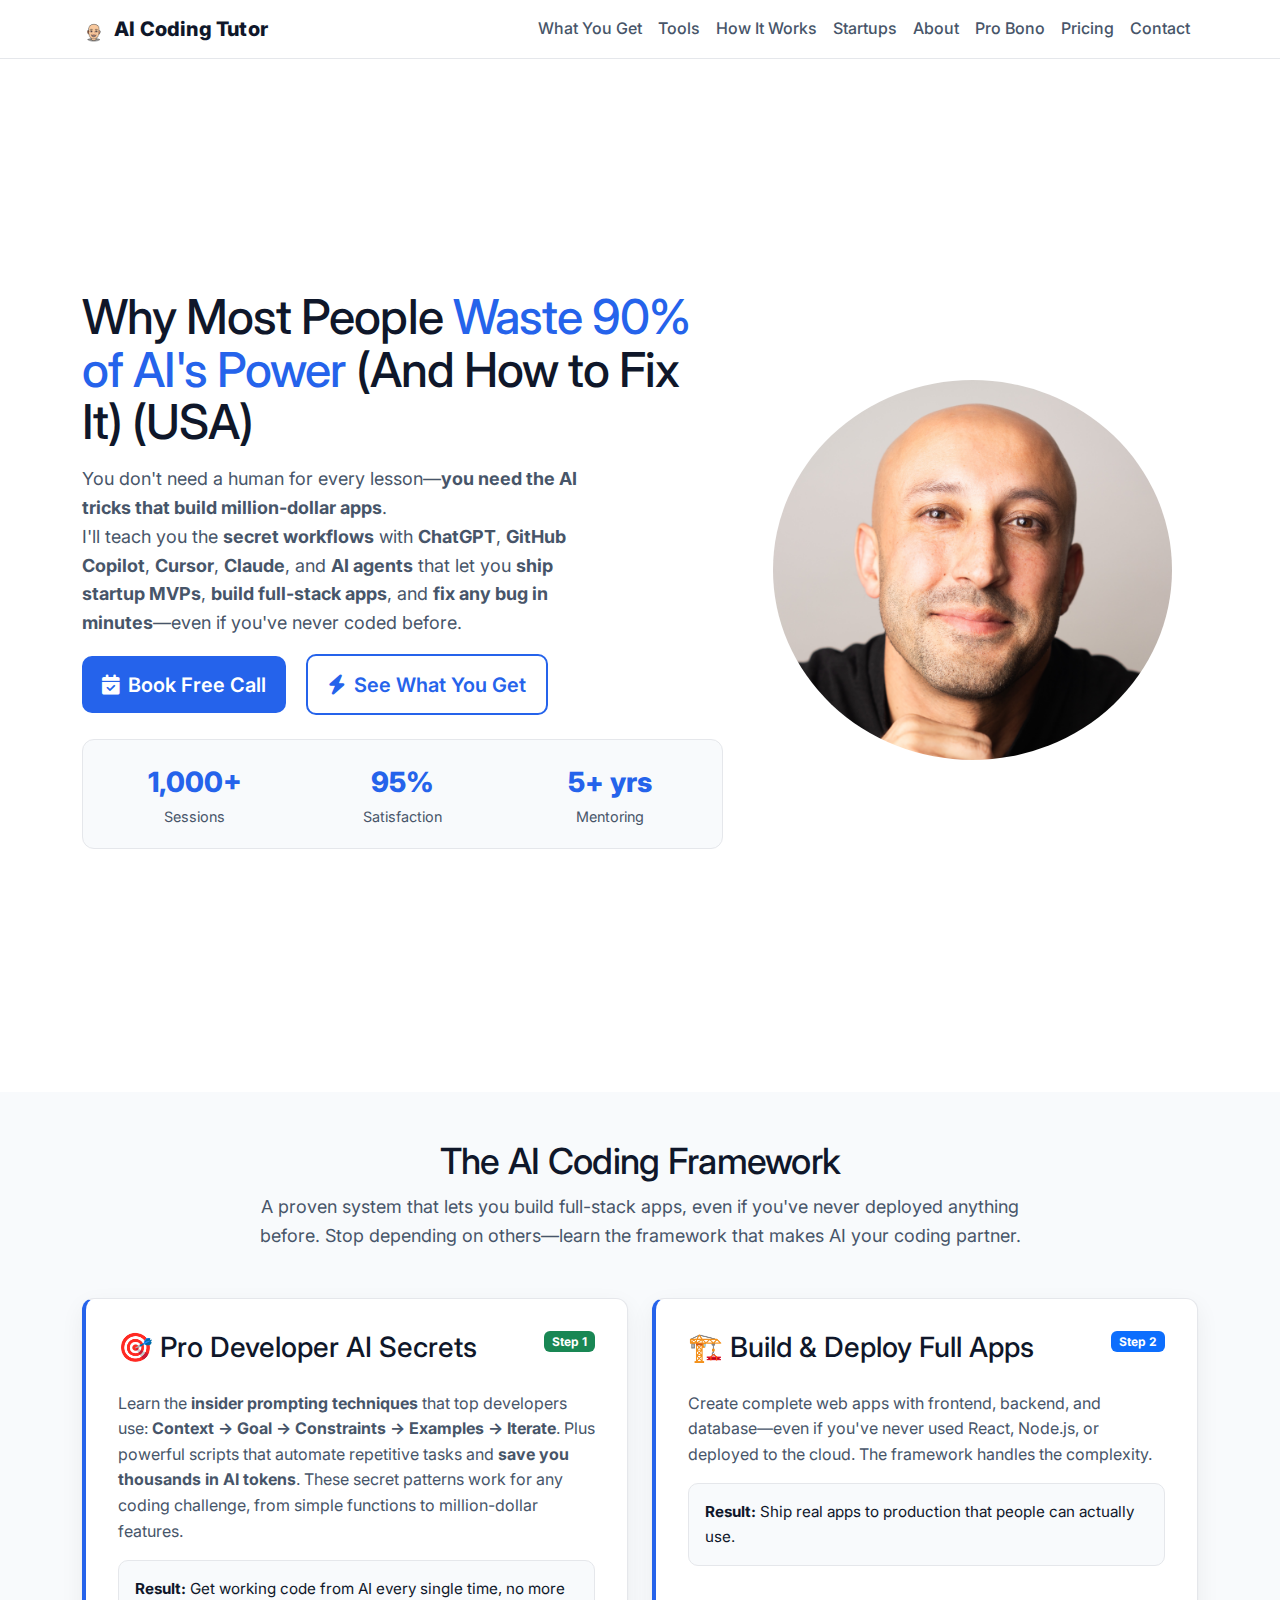
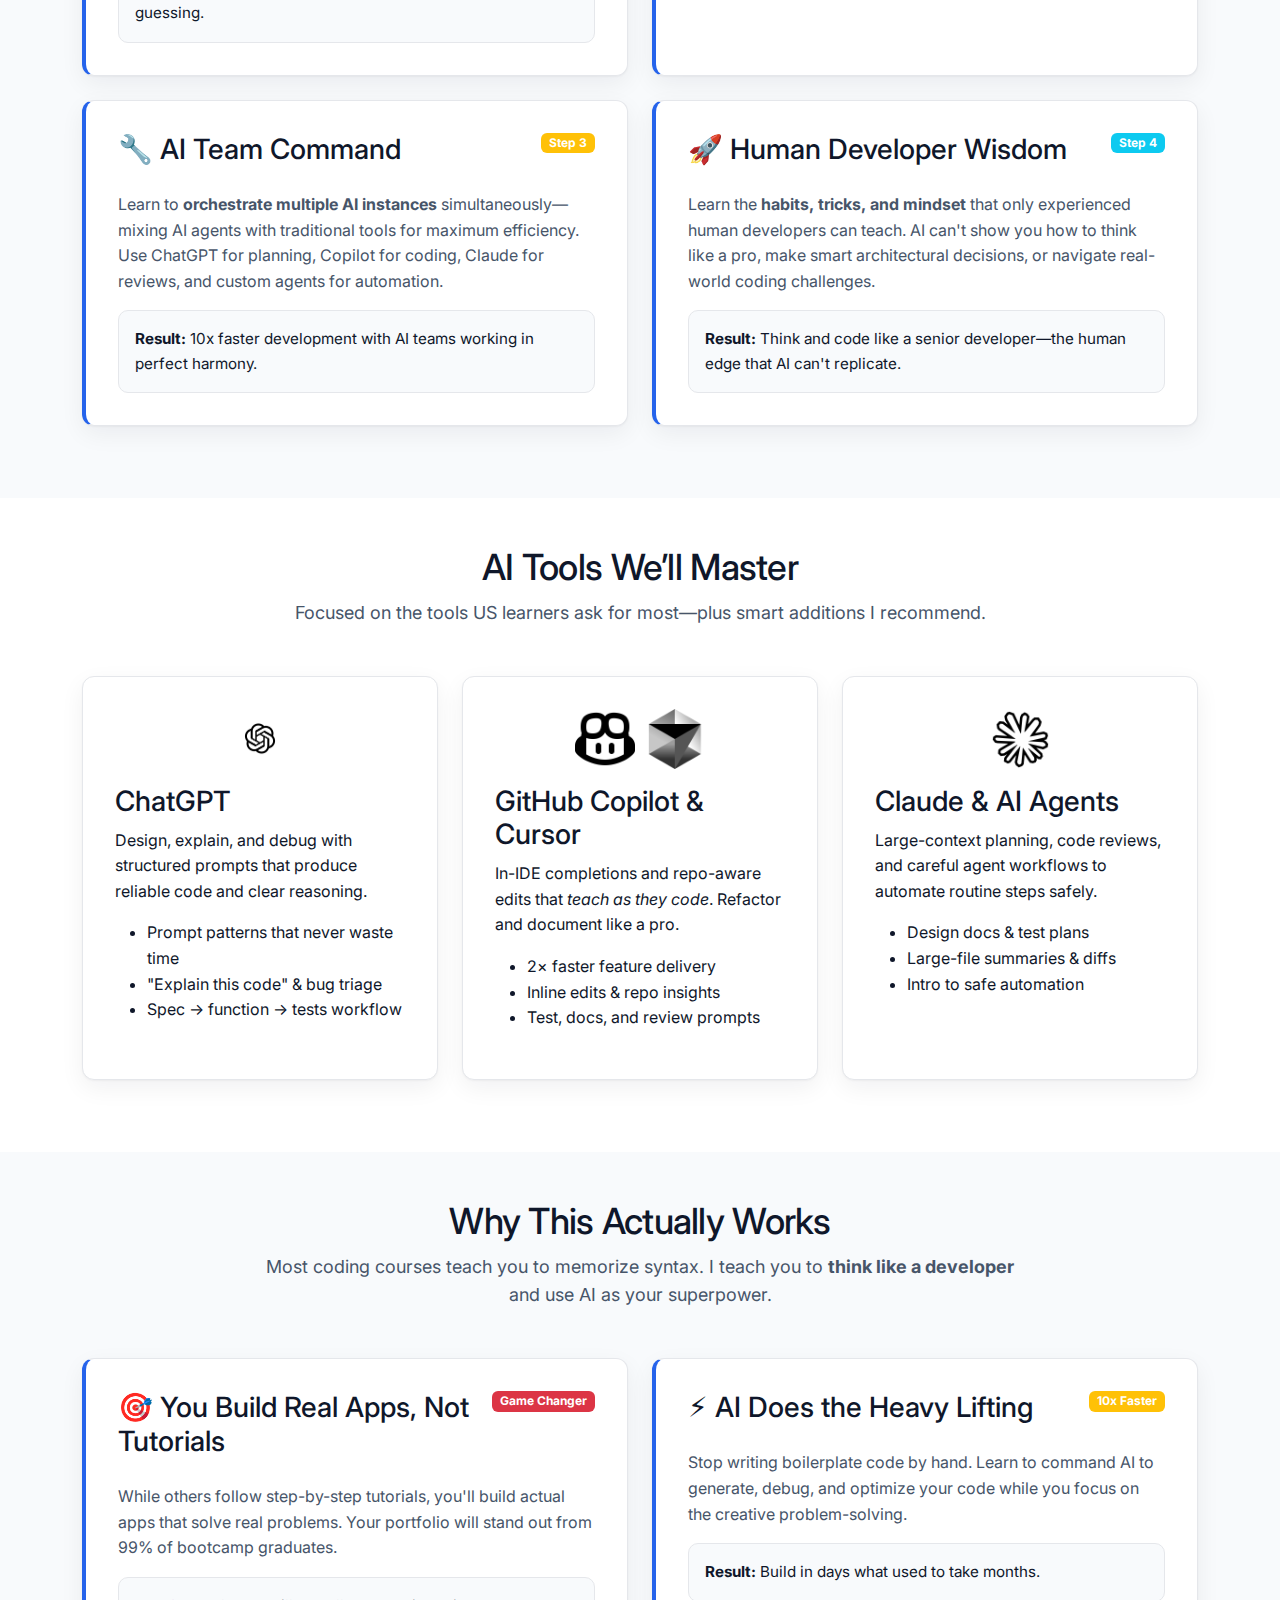
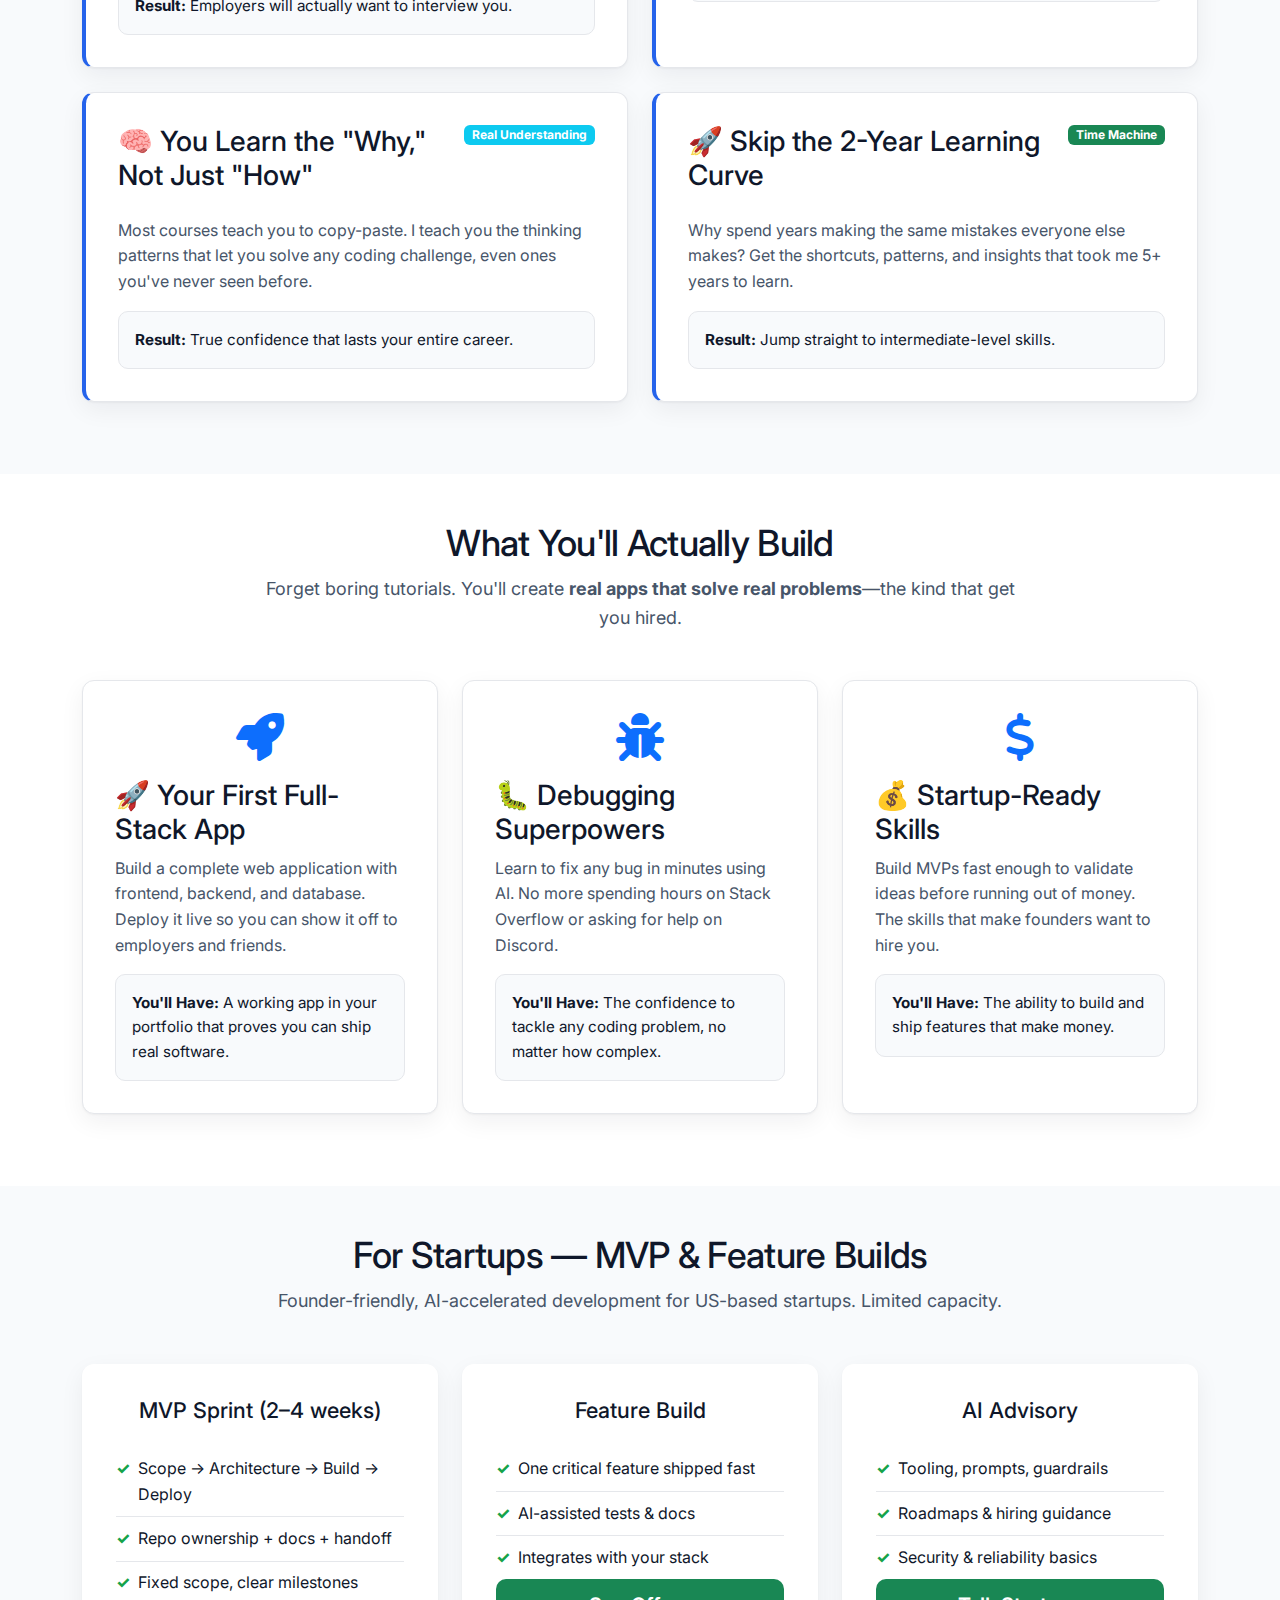
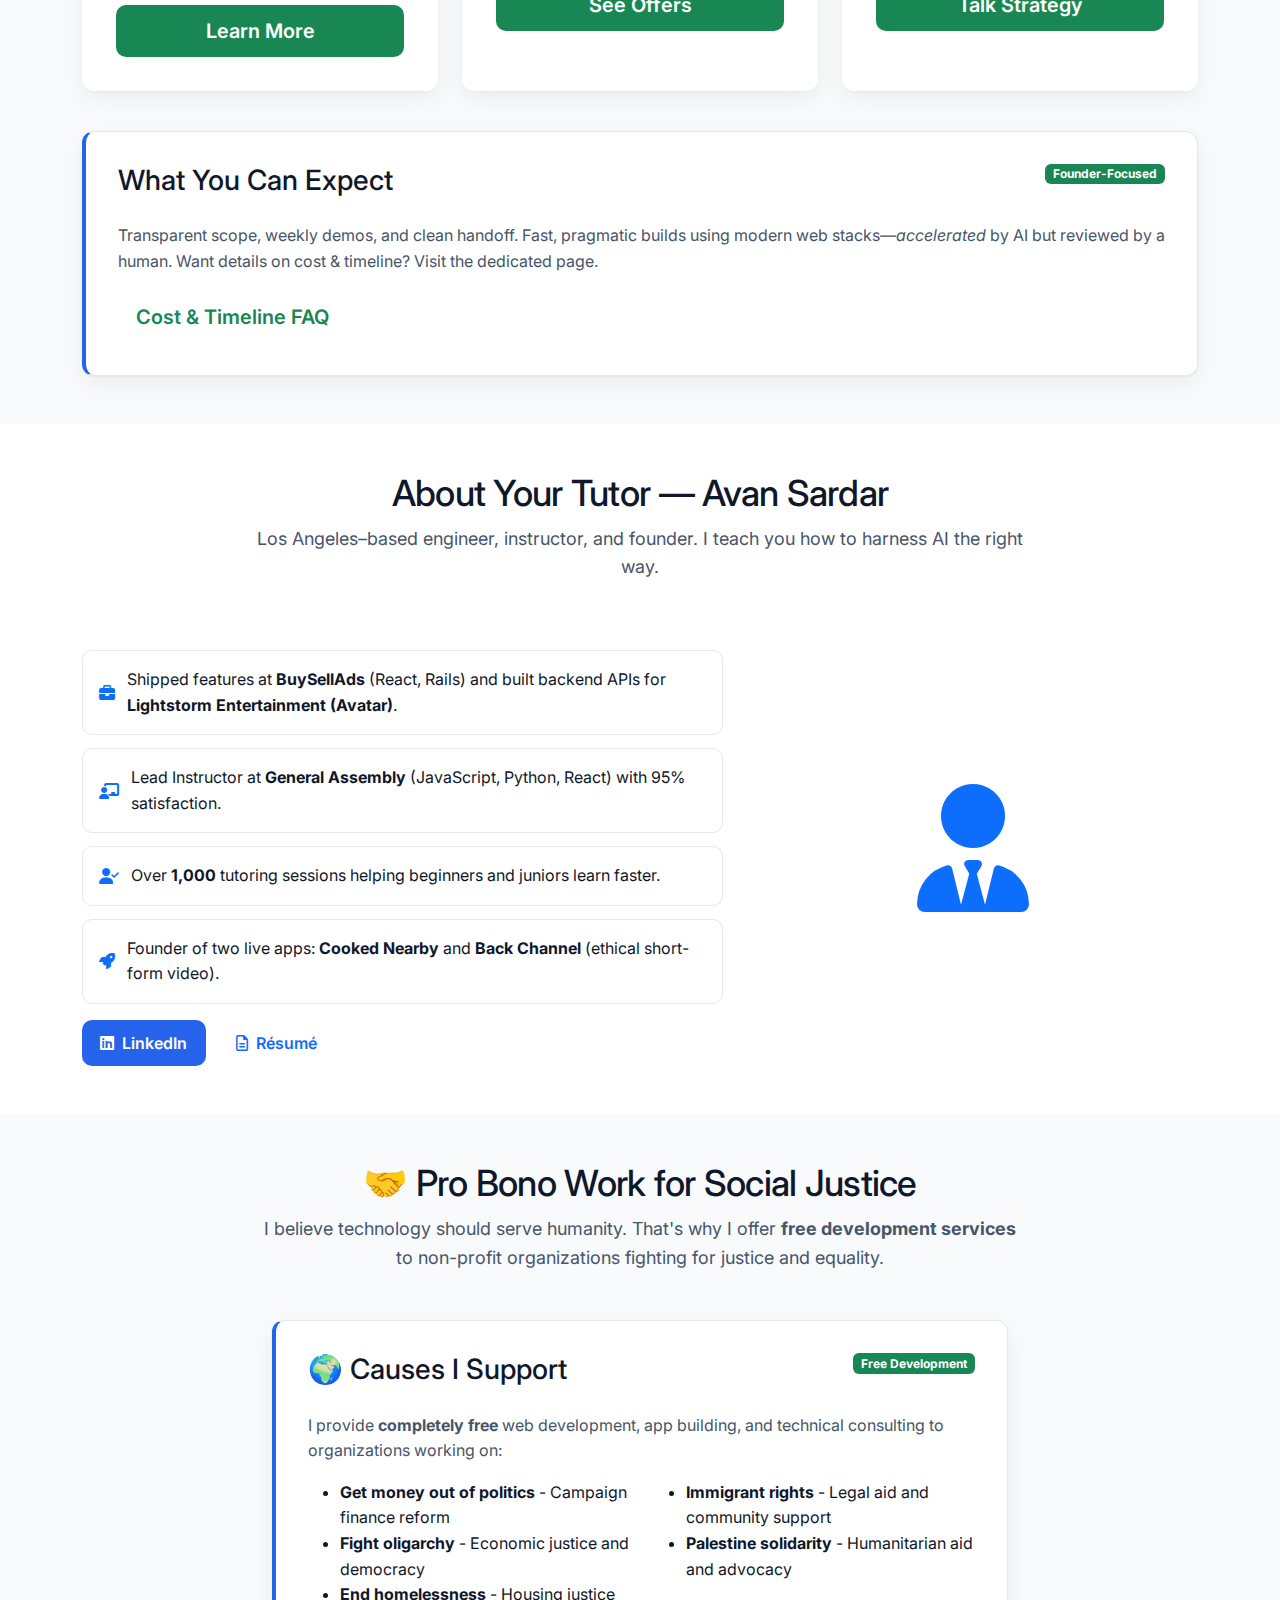
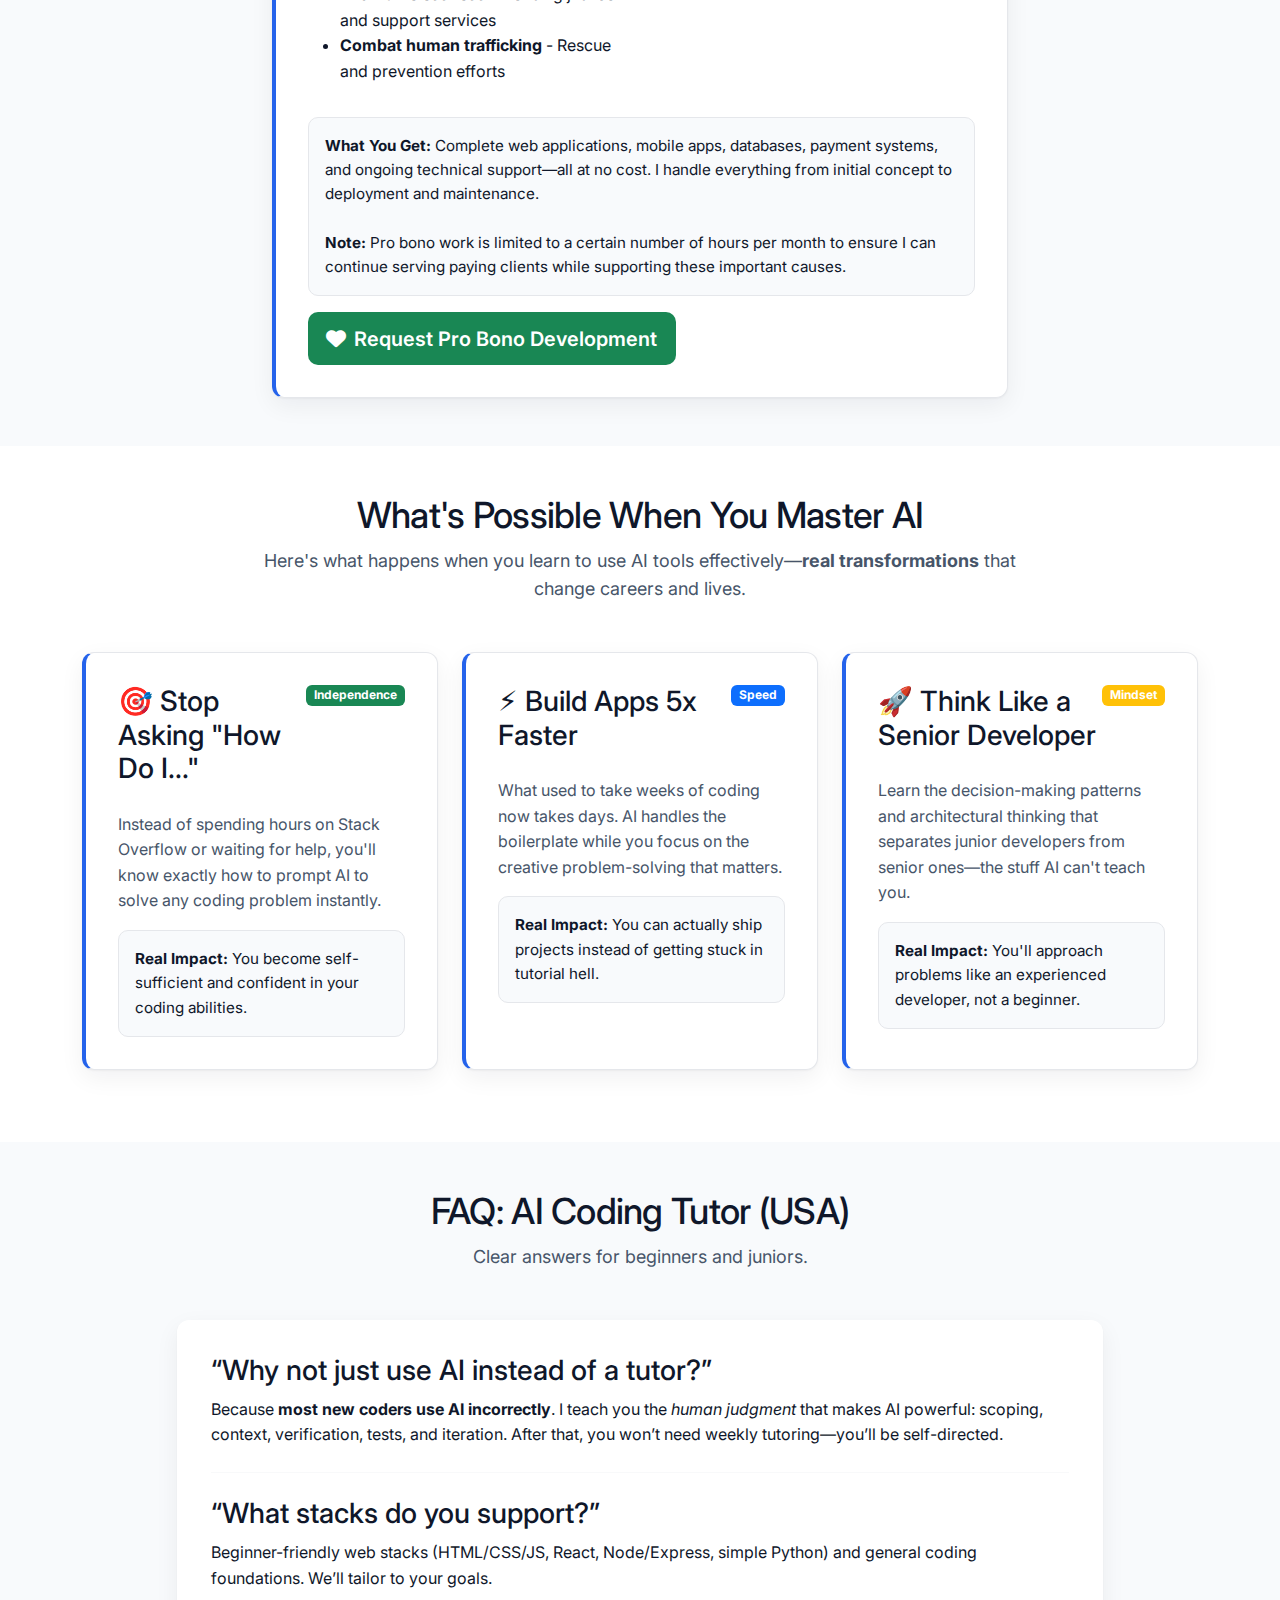
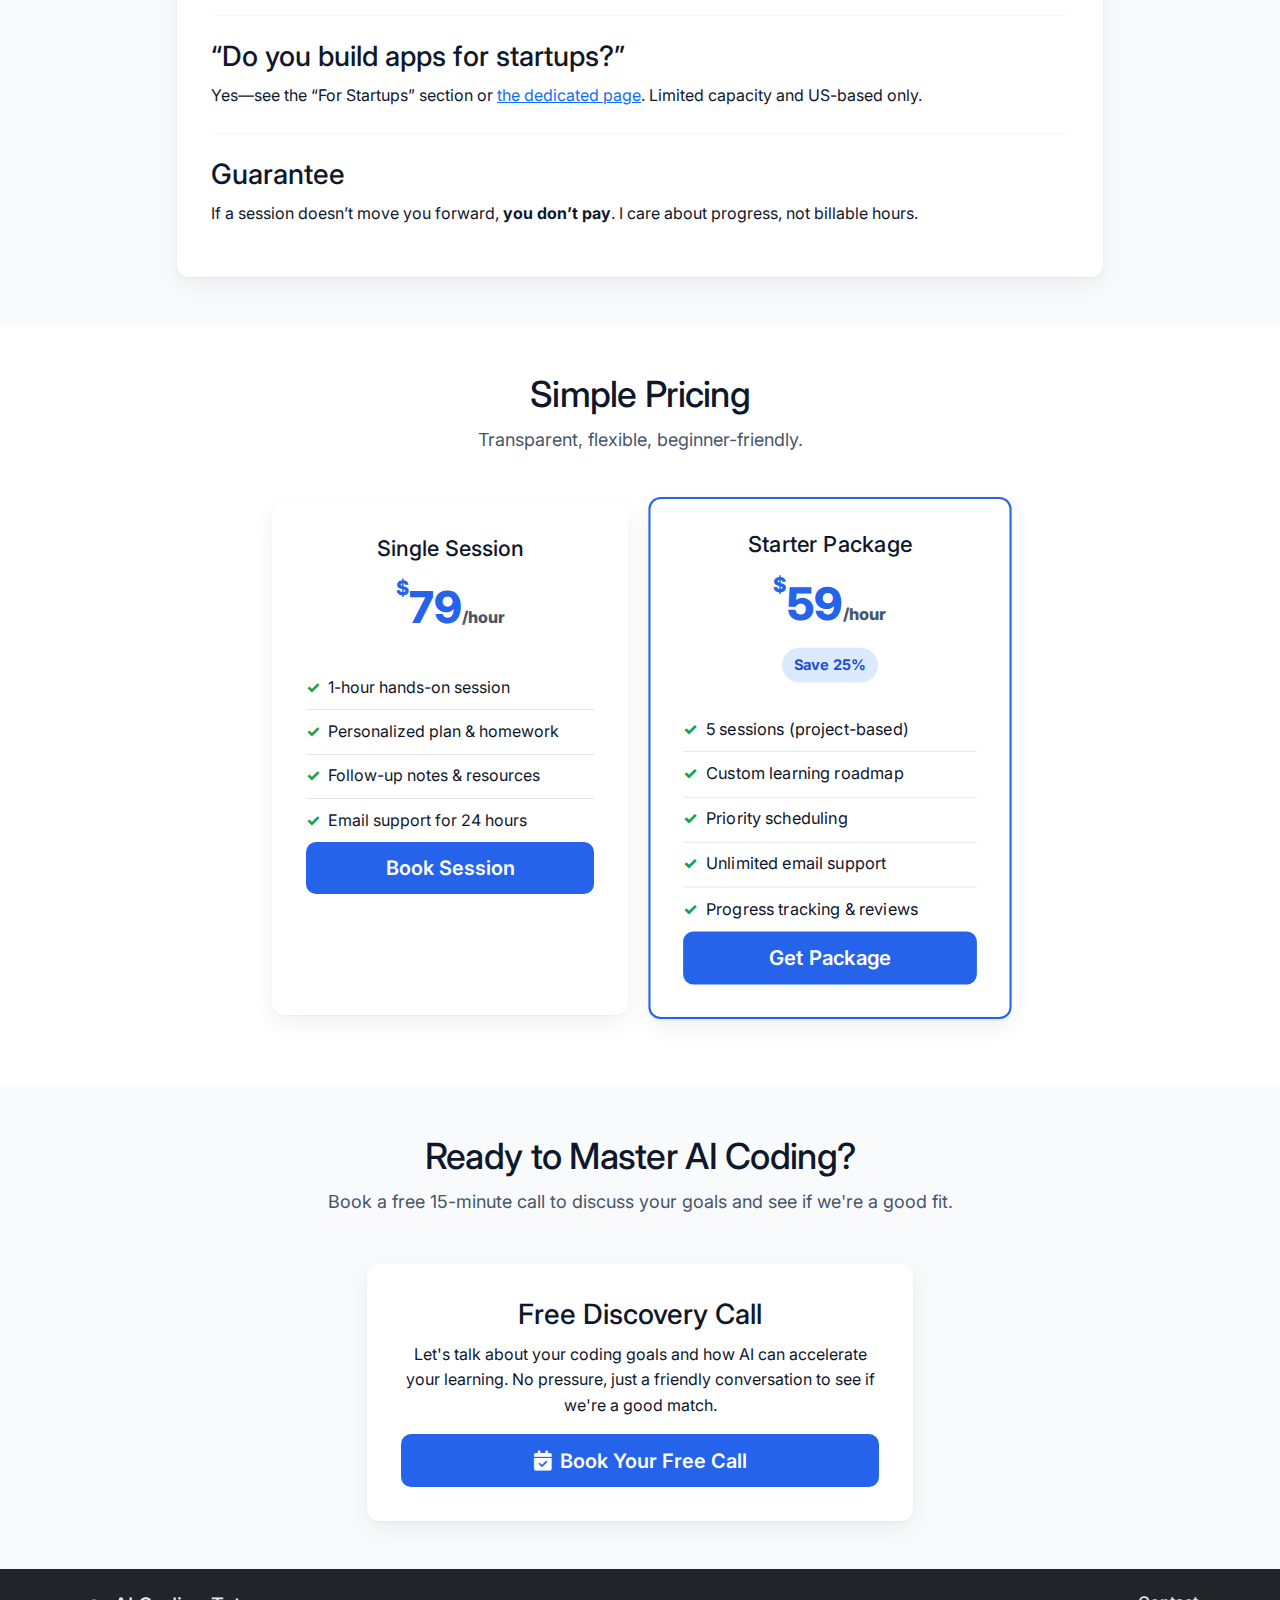
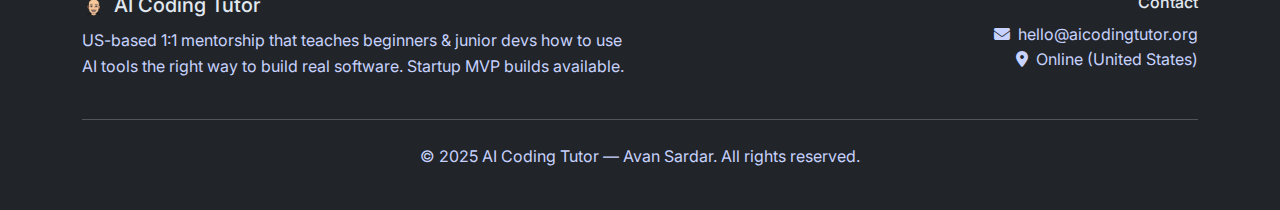
<file: index.html>
<!DOCTYPE html>
<html lang="en">
<head>
    <meta charset="UTF-8">
    <meta http-equiv="X-UA-Compatible" content="IE=edge">
    <meta name="viewport" content="width=device-width, initial-scale=1.0">
    <title>AI Coding Tutor (USA) — Learn to Code Faster with ChatGPT, Copilot, Cursor & Claude | Avan</title>
    <meta name="description" content="AI Coding Tutor for beginners and junior developers in the USA. Learn how to use ChatGPT, GitHub Copilot, Cursor, Claude, and AI agents the right way to build apps, fix bugs, and master fundamentals. 1:1 project-based mentorship. Also offering startup MVP app builds.">
    <link rel="canonical" href="https://aicodingtutor.org">
    <meta property="og:title" content="AI Coding Tutor — Learn to Code Faster with ChatGPT, Copilot, Cursor & Claude (USA)">
    <meta property="og:description" content="US-based 1:1 mentorship that teaches you how to use AI tools correctly to build apps, debug, and learn to code with confidence. Startup MVP builds available.">
    <meta property="og:type" content="website">
    <meta property="og:url" content="https://aicodingtutor.org">
    <meta property="og:image" content="https://aicodingtutor.org/og-image.jpg">
    <meta name="twitter:card" content="summary_large_image">
    <meta name="twitter:title" content="AI Coding Tutor — Learn to Code Faster with ChatGPT, Copilot, Cursor & Claude (USA)">
    <meta name="twitter:description" content="Beginners & juniors: master AI-assisted coding. Project-based mentorship. Startup MVP builds available.">

    <link rel="icon" type="image/x-icon" href="favicon/favicon.ico">
    <link href="https://cdn.jsdelivr.net/npm/bootstrap@5.3.0/dist/css/bootstrap.min.css" rel="stylesheet">
    <link rel="stylesheet" href="https://cdnjs.cloudflare.com/ajax/libs/font-awesome/6.4.0/css/all.min.css">
    <link rel="stylesheet" href="styles.css">

    <!-- Calendly widget -->
    <link href="https://assets.calendly.com/assets/external/widget.css" rel="stylesheet">
    <script src="https://assets.calendly.com/assets/external/widget.js" async></script>

    <script type="application/ld+json">
    {
      "@context": "https://schema.org",
      "@type": "Person",
      "name": "Avan Sardar",
      "jobTitle": "AI Coding Tutor",
      "url": "https://aicodingtutor.org",
      "image": "https://aicodingtutor.org/avatar.jpg",
      "knowsAbout": ["AI coding tutor","ChatGPT","GitHub Copilot","Cursor","Claude","AI agents","prompt engineering","JavaScript","Python","React","Node.js","startup MVP"],
      "areaServed": "United States",
      "worksFor": {"@type": "Organization","name": "AI Coding Tutor"}
    }
    </script>

    <script async src="https://www.googletagmanager.com/gtag/js?id=GA_MEASUREMENT_ID"></script>
    <script>window.dataLayer=window.dataLayer||[];function gtag(){dataLayer.push(arguments);} gtag('js', new Date()); gtag('config','GA_MEASUREMENT_ID');</script>
</head>
<body>
    <!-- Nav -->
    <nav class="navbar navbar-expand-lg navbar-dark bg-dark fixed-top">
      <div class="container">
        <a class="navbar-brand" href="#home"><img src="images/self.png" alt="Avan" class="me-2" style="width: 24px; height: 24px; border-radius: 50%;">AI Coding Tutor</a>
        <button class="navbar-toggler" type="button" data-bs-toggle="collapse" data-bs-target="#navbarNav"><span class="navbar-toggler-icon"></span></button>
        <div class="collapse navbar-collapse" id="navbarNav">
          <ul class="navbar-nav ms-auto">
            <li class="nav-item"><a class="nav-link" href="#offer">What You Get</a></li>
            <li class="nav-item"><a class="nav-link" href="#services">Tools</a></li>
            <li class="nav-item"><a class="nav-link" href="#how-it-works">How It Works</a></li>
            <li class="nav-item"><a class="nav-link" href="#startups">Startups</a></li>
            <li class="nav-item"><a class="nav-link" href="#about">About</a></li>
            <li class="nav-item"><a class="nav-link" href="#pro-bono">Pro Bono</a></li>
            <li class="nav-item"><a class="nav-link" href="#pricing">Pricing</a></li>
            <li class="nav-item"><a class="nav-link" href="#contact">Contact</a></li>
          </ul>
        </div>
      </div>
    </nav>

    <!-- Hero -->
    <section id="home" class="hero-section">
      <div class="container">
        <div class="row align-items-center min-vh-100">
          <div class="col-lg-7">
            <h1 class="hero-title">Why Most People <span class="text-primary">Waste 90% of AI's Power</span> (And How to Fix It) (USA)</h1>
            <p class="hero-subtitle">You don't need a human for every lesson—<strong>you need the AI tricks that build million-dollar apps</strong>.<br>I'll teach you the <strong>secret workflows</strong> with <strong>ChatGPT</strong>, <strong>GitHub Copilot</strong>, <strong>Cursor</strong>, <strong>Claude</strong>, and <strong>AI agents</strong> that let you <strong>ship startup MVPs</strong>, <strong>build full-stack apps</strong>, and <strong>fix any bug in minutes</strong>—even if you've never coded before.</p>
            <div class="hero-cta">
              <a href="#" id="open-cal-hero" class="btn btn-primary btn-lg me-3"><i class="fas fa-calendar-check me-2"></i>Book Free Call</a>
              <a href="#offer" class="btn btn-outline-light btn-lg"><i class="fas fa-bolt me-2"></i>See What You Get</a>
            </div>
            <div class="hero-stats mt-4">
              <div class="row text-center">
                <div class="col-4"><div class="stat-number">1,000+</div><div class="stat-label">Sessions</div></div>
                <div class="col-4"><div class="stat-number">95%</div><div class="stat-label">Satisfaction</div></div>
                <div class="col-4"><div class="stat-number">5+ yrs</div><div class="stat-label">Mentoring</div></div>
              </div>
            </div>
          </div>
          <div class="col-lg-5 text-center"><div class="hero-image"><img src="images/photo-output.JPEG" alt="Avan - AI Coding Tutor" class="img-fluid rounded-circle" style="max-width: 400px; height: auto;"></div></div>
        </div>
      </div>
    </section>

    <!-- What You'll Learn -->
    <section id="offer" class="py-5 bg-light">
      <div class="container">
        <div class="row"><div class="col-12 text-center mb-5"><h2 class="section-title">The AI Coding Framework</h2><p class="section-subtitle">A proven system that lets you build full-stack apps, even if you've never deployed anything before. Stop depending on others—learn the framework that makes AI your coding partner.</p></div></div>
        <div class="row">
          <div class="col-lg-6 mb-4"><div class="success-card"><div class="success-header"><h3>🎯 Pro Developer AI Secrets</h3><span class="badge bg-success">Step 1</span></div><p class="success-description">Learn the <strong>insider prompting techniques</strong> that top developers use: <strong>Context → Goal → Constraints → Examples → Iterate</strong>. Plus powerful scripts that automate repetitive tasks and <strong>save you thousands in AI tokens</strong>. These secret patterns work for any coding challenge, from simple functions to million-dollar features.</p><div class="success-results"><strong>Result:</strong> Get working code from AI every single time, no more guessing.</div></div></div>
          <div class="col-lg-6 mb-4"><div class="success-card"><div class="success-header"><h3>🏗️ Build & Deploy Full Apps</h3><span class="badge bg-primary">Step 2</span></div><p class="success-description">Create complete web apps with frontend, backend, and database—even if you've never used React, Node.js, or deployed to the cloud. The framework handles the complexity.</p><div class="success-results"><strong>Result:</strong> Ship real apps to production that people can actually use.</div></div></div>
          <div class="col-lg-6 mb-4"><div class="success-card"><div class="success-header"><h3>🔧 AI Team Command</h3><span class="badge bg-warning">Step 3</span></div><p class="success-description">Learn to <strong>orchestrate multiple AI instances</strong> simultaneously—mixing AI agents with traditional tools for maximum efficiency. Use ChatGPT for planning, Copilot for coding, Claude for reviews, and custom agents for automation.</p><div class="success-results"><strong>Result:</strong> 10x faster development with AI teams working in perfect harmony.</div></div></div>
          <div class="col-lg-6 mb-4"><div class="success-card"><div class="success-header"><h3>🚀 Human Developer Wisdom</h3><span class="badge bg-info">Step 4</span></div><p class="success-description">Learn the <strong>habits, tricks, and mindset</strong> that only experienced human developers can teach. AI can't show you how to think like a pro, make smart architectural decisions, or navigate real-world coding challenges.</p><div class="success-results"><strong>Result:</strong> Think and code like a senior developer—the human edge that AI can't replicate.</div></div></div>
        </div>
      </div>
    </section>

    <!-- Tools -->
    <section id="services" class="py-5">
      <div class="container">
        <div class="row"><div class="col-12 text-center mb-5"><h2 class="section-title">AI Tools We’ll Master</h2><p class="section-subtitle">Focused on the tools US learners ask for most—plus smart additions I recommend.</p></div></div>
        <div class="row">
          <div class="col-lg-4 mb-4"><div class="service-card"><div class="service-icon"><img src="images/ChatGPT.png" alt="ChatGPT" style="width: 60px; height: 60px; object-fit: contain;"></div><h3>ChatGPT</h3><p>Design, explain, and debug with structured prompts that produce reliable code and clear reasoning.</p><ul class="service-features"><li>Prompt patterns that never waste time</li><li>"Explain this code" & bug triage</li><li>Spec → function → tests workflow</li></ul></div></div>
          <div class="col-lg-4 mb-4"><div class="service-card"><div class="service-icon"><img src="images/Copilot.png" alt="GitHub Copilot" style="width: 60px; height: 60px; object-fit: contain; margin-right: 10px;"><img src="images/Cursor.png" alt="Cursor" style="width: 60px; height: 60px; object-fit: contain;"></div><h3>GitHub Copilot & Cursor</h3><p>In-IDE completions and repo-aware edits that <em>teach as they code</em>. Refactor and document like a pro.</p><ul class="service-features"><li>2× faster feature delivery</li><li>Inline edits & repo insights</li><li>Test, docs, and review prompts</li></ul></div></div>
          <div class="col-lg-4 mb-4"><div class="service-card"><div class="service-icon"><img src="images/Claude.png" alt="Claude" style="width: 60px; height: 60px; object-fit: contain;"></div><h3>Claude & AI Agents</h3><p>Large-context planning, code reviews, and careful agent workflows to automate routine steps safely.</p><ul class="service-features"><li>Design docs & test plans</li><li>Large-file summaries & diffs</li><li>Intro to safe automation</li></ul></div></div>
        </div>
      </div>
    </section>

    <!-- Why This Works -->
    <section id="how-it-works" class="py-5 bg-light">
      <div class="container">
        <div class="row"><div class="col-12 text-center mb-5"><h2 class="section-title">Why This Actually Works</h2><p class="section-subtitle">Most coding courses teach you to memorize syntax. I teach you to <strong>think like a developer</strong> and use AI as your superpower.</p></div></div>
        <div class="row">
          <div class="col-lg-6 mb-4"><div class="success-card"><div class="success-header"><h3>🎯 You Build Real Apps, Not Tutorials</h3><span class="badge bg-danger">Game Changer</span></div><p class="success-description">While others follow step-by-step tutorials, you'll build actual apps that solve real problems. Your portfolio will stand out from 99% of bootcamp graduates.</p><div class="success-results"><strong>Result:</strong> Employers will actually want to interview you.</div></div></div>
          <div class="col-lg-6 mb-4"><div class="success-card"><div class="success-header"><h3>⚡ AI Does the Heavy Lifting</h3><span class="badge bg-warning">10x Faster</span></div><p class="success-description">Stop writing boilerplate code by hand. Learn to command AI to generate, debug, and optimize your code while you focus on the creative problem-solving.</p><div class="success-results"><strong>Result:</strong> Build in days what used to take months.</div></div></div>
          <div class="col-lg-6 mb-4"><div class="success-card"><div class="success-header"><h3>🧠 You Learn the "Why," Not Just "How"</h3><span class="badge bg-info">Real Understanding</span></div><p class="success-description">Most courses teach you to copy-paste. I teach you the thinking patterns that let you solve any coding challenge, even ones you've never seen before.</p><div class="success-results"><strong>Result:</strong> True confidence that lasts your entire career.</div></div></div>
          <div class="col-lg-6 mb-4"><div class="success-card"><div class="success-header"><h3>🚀 Skip the 2-Year Learning Curve</h3><span class="badge bg-success">Time Machine</span></div><p class="success-description">Why spend years making the same mistakes everyone else makes? Get the shortcuts, patterns, and insights that took me 5+ years to learn.</p><div class="success-results"><strong>Result:</strong> Jump straight to intermediate-level skills.</div></div></div>
        </div>
      </div>
    </section>

    <!-- What You'll Actually Build -->
    <section id="curriculum" class="py-5">
      <div class="container">
        <div class="row"><div class="col-12 text-center mb-5"><h2 class="section-title">What You'll Actually Build</h2><p class="section-subtitle">Forget boring tutorials. You'll create <strong>real apps that solve real problems</strong>—the kind that get you hired.</p></div></div>
        <div class="row">
          <div class="col-lg-4 mb-4"><div class="service-card"><div class="service-icon"><i class="fas fa-rocket fa-3x text-primary"></i></div><h3>🚀 Your First Full-Stack App</h3><p class="success-description">Build a complete web application with frontend, backend, and database. Deploy it live so you can show it off to employers and friends.</p><div class="success-results"><strong>You'll Have:</strong> A working app in your portfolio that proves you can ship real software.</div></div></div>
          <div class="col-lg-4 mb-4"><div class="service-card"><div class="service-icon"><i class="fas fa-bug fa-3x text-primary"></i></div><h3>🐛 Debugging Superpowers</h3><p class="success-description">Learn to fix any bug in minutes using AI. No more spending hours on Stack Overflow or asking for help on Discord.</p><div class="success-results"><strong>You'll Have:</strong> The confidence to tackle any coding problem, no matter how complex.</div></div></div>
          <div class="col-lg-4 mb-4"><div class="service-card"><div class="service-icon"><i class="fas fa-dollar-sign fa-3x text-primary"></i></div><h3>💰 Startup-Ready Skills</h3><p class="success-description">Build MVPs fast enough to validate ideas before running out of money. The skills that make founders want to hire you.</p><div class="success-results"><strong>You'll Have:</strong> The ability to build and ship features that make money.</div></div></div>
        </div>
      </div>
    </section>

    <!-- For Startups -->
    <section id="startups" class="py-5 bg-light">
      <div class="container">
        <div class="row">
          <div class="col-12 text-center mb-5">
            <h2 class="section-title">For Startups — MVP & Feature Builds</h2>
            <p class="section-subtitle">Founder-friendly, AI-accelerated development for US-based startups. Limited capacity.</p>
          </div>
        </div>
        <div class="row">
          <div class="col-lg-4 mb-4">
            <div class="pricing-card">
              <div class="pricing-header">
                <h3>MVP Sprint (2–4 weeks)</h3>
              </div>
              <div class="pricing-features">
                <ul>
                  <li>Scope → Architecture → Build → Deploy</li>
                  <li>Repo ownership + docs + handoff</li>
                  <li>Fixed scope, clear milestones</li>
                </ul>
              </div>
              <div class="pricing-cta"><a href="build-my-startup-app.html" class="btn btn-success btn-lg w-100">Learn More</a></div>
            </div>
          </div>
          <div class="col-lg-4 mb-4">
            <div class="pricing-card">
              <div class="pricing-header">
                <h3>Feature Build</h3>
              </div>
              <div class="pricing-features">
                <ul>
                  <li>One critical feature shipped fast</li>
                  <li>AI-assisted tests & docs</li>
                  <li>Integrates with your stack</li>
                </ul>
              </div>
              <div class="pricing-cta"><a href="build-my-startup-app.html#offers" class="btn btn-success btn-lg w-100">See Offers</a></div>
            </div>
          </div>
          <div class="col-lg-4 mb-4">
            <div class="pricing-card">
              <div class="pricing-header">
                <h3>AI Advisory</h3>
              </div>
              <div class="pricing-features">
                <ul>
                  <li>Tooling, prompts, guardrails</li>
                  <li>Roadmaps & hiring guidance</li>
                  <li>Security & reliability basics</li>
                </ul>
              </div>
              <div class="pricing-cta"><a href="build-my-startup-app.html#advisory" class="btn btn-success btn-lg w-100">Talk Strategy</a></div>
            </div>
          </div>
        </div>
        <div class="row mt-3">
          <div class="col-12">
            <div class="success-card">
              <div class="success-header">
                <h3>What You Can Expect</h3>
                <span class="badge bg-success">Founder-Focused</span>
              </div>
              <p class="success-description">
                Transparent scope, weekly demos, and clean handoff. Fast, pragmatic builds using modern web stacks—<em>accelerated</em> by AI but reviewed by a human. Want details on cost & timeline? Visit the dedicated page.
              </p>
              <div class="pricing-cta mt-3"><a href="build-my-startup-app.html#faq" class="btn btn-outline-success btn-lg">Cost & Timeline FAQ</a></div>
            </div>
          </div>
        </div>
      </div>
    </section>

    <!-- About Avan -->
    <section id="about" class="py-5">
      <div class="container">
        <div class="row">
          <div class="col-12 text-center mb-5">
            <h2 class="section-title">About Your Tutor — Avan Sardar</h2>
            <p class="section-subtitle">Los Angeles–based engineer, instructor, and founder. I teach you how to harness AI the right way.</p>
          </div>
        </div>
        <div class="row align-items-center">
          <div class="col-lg-7">
            <div class="about-features">
              <div class="feature-item"><i class="fas fa-briefcase text-primary"></i><span>Shipped features at <strong>BuySellAds</strong> (React, Rails) and built backend APIs for <strong>Lightstorm Entertainment (Avatar)</strong>.</span></div>
              <div class="feature-item"><i class="fas fa-chalkboard-teacher text-primary"></i><span>Lead Instructor at <strong>General Assembly</strong> (JavaScript, Python, React) with 95% satisfaction.</span></div>
              <div class="feature-item"><i class="fas fa-user-check text-primary"></i><span>Over <strong>1,000</strong> tutoring sessions helping beginners and juniors learn faster.</span></div>
              <div class="feature-item"><i class="fas fa-rocket text-primary"></i><span>Founder of two live apps: <strong>Cooked Nearby</strong> and <strong>Back Channel</strong> (ethical short-form video).</span></div>
            </div>
            <div class="mt-3">
              <a href="https://linkedin.com/in/avansardar" target="_blank" rel="noopener" class="btn btn-primary me-2"><i class="fa-brands fa-linkedin me-2"></i>LinkedIn</a>
              <a href="Resume_August_2025_updated.pdf" target="_blank" class="btn btn-outline-primary"><i class="fa-regular fa-file-lines me-2"></i>Résumé</a>
            </div>
          </div>
          <div class="col-lg-5 text-center mt-4 mt-lg-0">
            <div class="hero-image"><i class="fas fa-user-tie fa-8x text-primary" aria-hidden="true"></i></div>
          </div>
        </div>
      </div>
    </section>

    <!-- Pro Bono Work -->
    <section id="pro-bono" class="py-5 bg-light">
      <div class="container">
        <div class="row">
          <div class="col-12 text-center mb-5">
            <h2 class="section-title">🤝 Pro Bono Work for Social Justice</h2>
            <p class="section-subtitle">I believe technology should serve humanity. That's why I offer <strong>free development services</strong> to non-profit organizations fighting for justice and equality.</p>
          </div>
        </div>
        <div class="row">
          <div class="col-lg-8 mx-auto">
            <div class="success-card">
              <div class="success-header">
                <h3>🌍 Causes I Support</h3>
                <span class="badge bg-success">Free Development</span>
              </div>
              <p class="success-description">
                I provide <strong>completely free</strong> web development, app building, and technical consulting to organizations working on:
              </p>
              <div class="row">
                <div class="col-lg-6">
                  <ul class="service-features">
                    <li><strong>Get money out of politics</strong> - Campaign finance reform</li>
                    <li><strong>Fight oligarchy</strong> - Economic justice and democracy</li>
                    <li><strong>End homelessness</strong> - Housing justice and support services</li>
                    <li><strong>Combat human trafficking</strong> - Rescue and prevention efforts</li>
                  </ul>
                </div>
                <div class="col-lg-6">
                  <ul class="service-features">
                    <li><strong>Immigrant rights</strong> - Legal aid and community support</li>
                    <li><strong>Palestine solidarity</strong> - Humanitarian aid and advocacy</li>
                  </ul>
                </div>
              </div>
              <div class="success-results mt-3">
                <strong>What You Get:</strong> Complete web applications, mobile apps, databases, payment systems, and ongoing technical support—all at no cost. I handle everything from initial concept to deployment and maintenance.<br><br><strong>Note:</strong> Pro bono work is limited to a certain number of hours per month to ensure I can continue serving paying clients while supporting these important causes.
              </div>
              <div class="pricing-cta mt-3">
                <a href="mailto:hello@aicodingtutor.org?subject=Pro Bono Development Request" class="btn btn-success btn-lg"><i class="fas fa-heart me-2"></i>Request Pro Bono Development</a>
              </div>
            </div>
          </div>
        </div>
      </div>
    </section>

    <!-- Real Results -->
    <section id="success-stories" class="py-5">
      <div class="container">
        <div class="row"><div class="col-12 text-center mb-5"><h2 class="section-title">What's Possible When You Master AI</h2><p class="section-subtitle">Here's what happens when you learn to use AI tools effectively—<strong>real transformations</strong> that change careers and lives.</p></div></div>
        <div class="row">
          <div class="col-lg-4 mb-4"><div class="success-card"><div class="success-header"><h3>🎯 Stop Asking "How Do I..."</h3><span class="badge bg-success">Independence</span></div><p class="success-description">Instead of spending hours on Stack Overflow or waiting for help, you'll know exactly how to prompt AI to solve any coding problem instantly.</p><div class="success-results"><strong>Real Impact:</strong> You become self-sufficient and confident in your coding abilities.</div></div></div>
          <div class="col-lg-4 mb-4"><div class="success-card"><div class="success-header"><h3>⚡ Build Apps 5x Faster</h3><span class="badge bg-primary">Speed</span></div><p class="success-description">What used to take weeks of coding now takes days. AI handles the boilerplate while you focus on the creative problem-solving that matters.</p><div class="success-results"><strong>Real Impact:</strong> You can actually ship projects instead of getting stuck in tutorial hell.</div></div></div>
          <div class="col-lg-4 mb-4"><div class="success-card"><div class="success-header"><h3>🚀 Think Like a Senior Developer</h3><span class="badge bg-warning">Mindset</span></div><p class="success-description">Learn the decision-making patterns and architectural thinking that separates junior developers from senior ones—the stuff AI can't teach you.</p><div class="success-results"><strong>Real Impact:</strong> You'll approach problems like an experienced developer, not a beginner.</div></div></div>
        </div>
      </div>
    </section>

    <!-- FAQ -->
    <section id="faq" class="py-5 bg-light">
      <div class="container">
        <div class="row"><div class="col-12 text-center mb-5"><h2 class="section-title">FAQ: AI Coding Tutor (USA)</h2><p class="section-subtitle">Clear answers for beginners and juniors.</p></div></div>
        <div class="row justify-content-center">
          <div class="col-lg-10">
            <div class="pricing-card">
              <h3>“Why not just use AI instead of a tutor?”</h3>
              <p>Because <strong>most new coders use AI incorrectly</strong>. I teach you the <em>human judgment</em> that makes AI powerful: scoping, context, verification, tests, and iteration. After that, you won’t need weekly tutoring—you’ll be self-directed.</p>
              <hr/><h3>“What stacks do you support?”</h3>
              <p>Beginner-friendly web stacks (HTML/CSS/JS, React, Node/Express, simple Python) and general coding foundations. We’ll tailor to your goals.</p>
              <hr/><h3>“Do you build apps for startups?”</h3>
              <p>Yes—see the “For Startups” section or <a href="build-my-startup-app.html">the dedicated page</a>. Limited capacity and US-based only.</p>
              <hr/><h3>Guarantee</h3>
              <p>If a session doesn’t move you forward, <strong>you don’t pay</strong>. I care about progress, not billable hours.</p>
            </div>
          </div>
        </div>
      </div>
    </section>

    <!-- Pricing -->
    <section id="pricing" class="py-5">
      <div class="container">
        <div class="row"><div class="col-12 text-center mb-5"><h2 class="section-title">Simple Pricing</h2><p class="section-subtitle">Transparent, flexible, beginner-friendly.</p></div></div>
        <div class="row justify-content-center">
          <div class="col-lg-4 mb-4"><div class="pricing-card"><div class="pricing-header"><h3>Single Session</h3><div class="price"><span class="currency">$</span><span class="amount">79</span><span class="period">/hour</span></div></div><div class="pricing-features"><ul><li>1-hour hands-on session</li><li>Personalized plan & homework</li><li>Follow-up notes & resources</li><li>Email support for 24 hours</li></ul></div><div class="pricing-cta"><a href="#" id="open-cal-single" class="btn btn-primary btn-lg w-100">Book Session</a></div></div></div>
          <div class="col-lg-4 mb-4"><div class="pricing-card featured"><div class="pricing-header"><h3>Starter Package</h3><div class="price"><span class="currency">$</span><span class="amount">59</span><span class="period">/hour</span></div><div class="discount">Save 25%</div></div><div class="pricing-features"><ul><li>5 sessions (project-based)</li><li>Custom learning roadmap</li><li>Priority scheduling</li><li>Unlimited email support</li><li>Progress tracking & reviews</li></ul></div><div class="pricing-cta"><a href="#" id="open-cal-package" class="btn btn-primary btn-lg w-100">Get Package</a></div></div></div>
        </div>
      </div>
    </section>

    <!-- Book a Call -->
    <section id="contact" class="py-5 bg-light">
      <div class="container">
        <div class="row"><div class="col-12 text-center mb-5"><h2 class="section-title">Ready to Master AI Coding?</h2><p class="section-subtitle">Book a free 15-minute call to discuss your goals and see if we're a good fit.</p></div></div>
        <div class="row justify-content-center">
          <div class="col-lg-6 text-center">
            <div class="pricing-card">
              <h3>Free Discovery Call</h3>
              <p>Let's talk about your coding goals and how AI can accelerate your learning. No pressure, just a friendly conversation to see if we're a good match.</p>
              <div class="pricing-cta">
                <a href="#" id="open-cal-contact" class="btn btn-primary btn-lg w-100"><i class="fas fa-calendar-check me-2"></i>Book Your Free Call</a>
                </div>
            </div>
          </div>
        </div>
      </div>
    </section>

    <!-- Footer -->
    <footer class="bg-dark text-light py-4">
      <div class="container">
        <div class="row">
          <div class="col-md-6"><h5><img src="images/self.png" alt="Avan" class="me-2" style="width: 24px; height: 24px; border-radius: 50%;">AI Coding Tutor</h5><p>US-based 1:1 mentorship that teaches beginners & junior devs how to use AI tools the right way to build real software. Startup MVP builds available.</p></div>
        <div class="col-md-6 text-md-end"><h6>Contact</h6><p><i class="fas fa-envelope me-2"></i>hello@aicodingtutor.org<br><i class="fas fa-location-dot me-2"></i>Online (United States)</p></div>
        </div>
        <hr><div class="row"><div class="col-12 text-center"><p>&copy; 2025 AI Coding Tutor — Avan Sardar. All rights reserved.</p></div></div>
      </div>
    </footer>

    <script src="https://cdn.jsdelivr.net/npm/bootstrap@5.3.0/dist/js/bootstrap.bundle.min.js"></script>
    <script>
      document.addEventListener('DOMContentLoaded', function() {
        document.querySelectorAll('a[href^="#"]').forEach(link => {
          link.addEventListener('click', function(e) {
            const id = this.getAttribute('href');
            if (id.length > 1) { e.preventDefault(); const el=document.querySelector(id); if (el) window.scrollTo({ top: el.offsetTop-80, behavior:'smooth' }); }
          });
        });
        const sections=document.querySelectorAll('section[id]'); const navItems=document.querySelectorAll('.nav-link');
        window.addEventListener('scroll', function(){ let current=''; sections.forEach(s=>{const t=s.offsetTop-100; const h=s.clientHeight; if (pageYOffset>=t && pageYOffset<t+h) current=s.id;}); navItems.forEach(i=>{i.classList.remove('active'); if(i.getAttribute('href')==='#'+current)i.classList.add('active');}); });

        // Calendly modal functionality
        const calendlyButtons = ['open-cal-hero', 'open-cal-single', 'open-cal-package', 'open-cal-contact'];
        calendlyButtons.forEach(function(buttonId) {
          const button = document.getElementById(buttonId);
          if (button) {
            button.addEventListener('click', function (e) {
              e.preventDefault();
              Calendly.initPopupWidget({
                url: 'https://calendly.com/avantutor?hide_gdpr_banner=1&primary_color=007bff'
              });
              return false;
            });
          }
        });

      });
    </script>
</body>
</html>
</file>
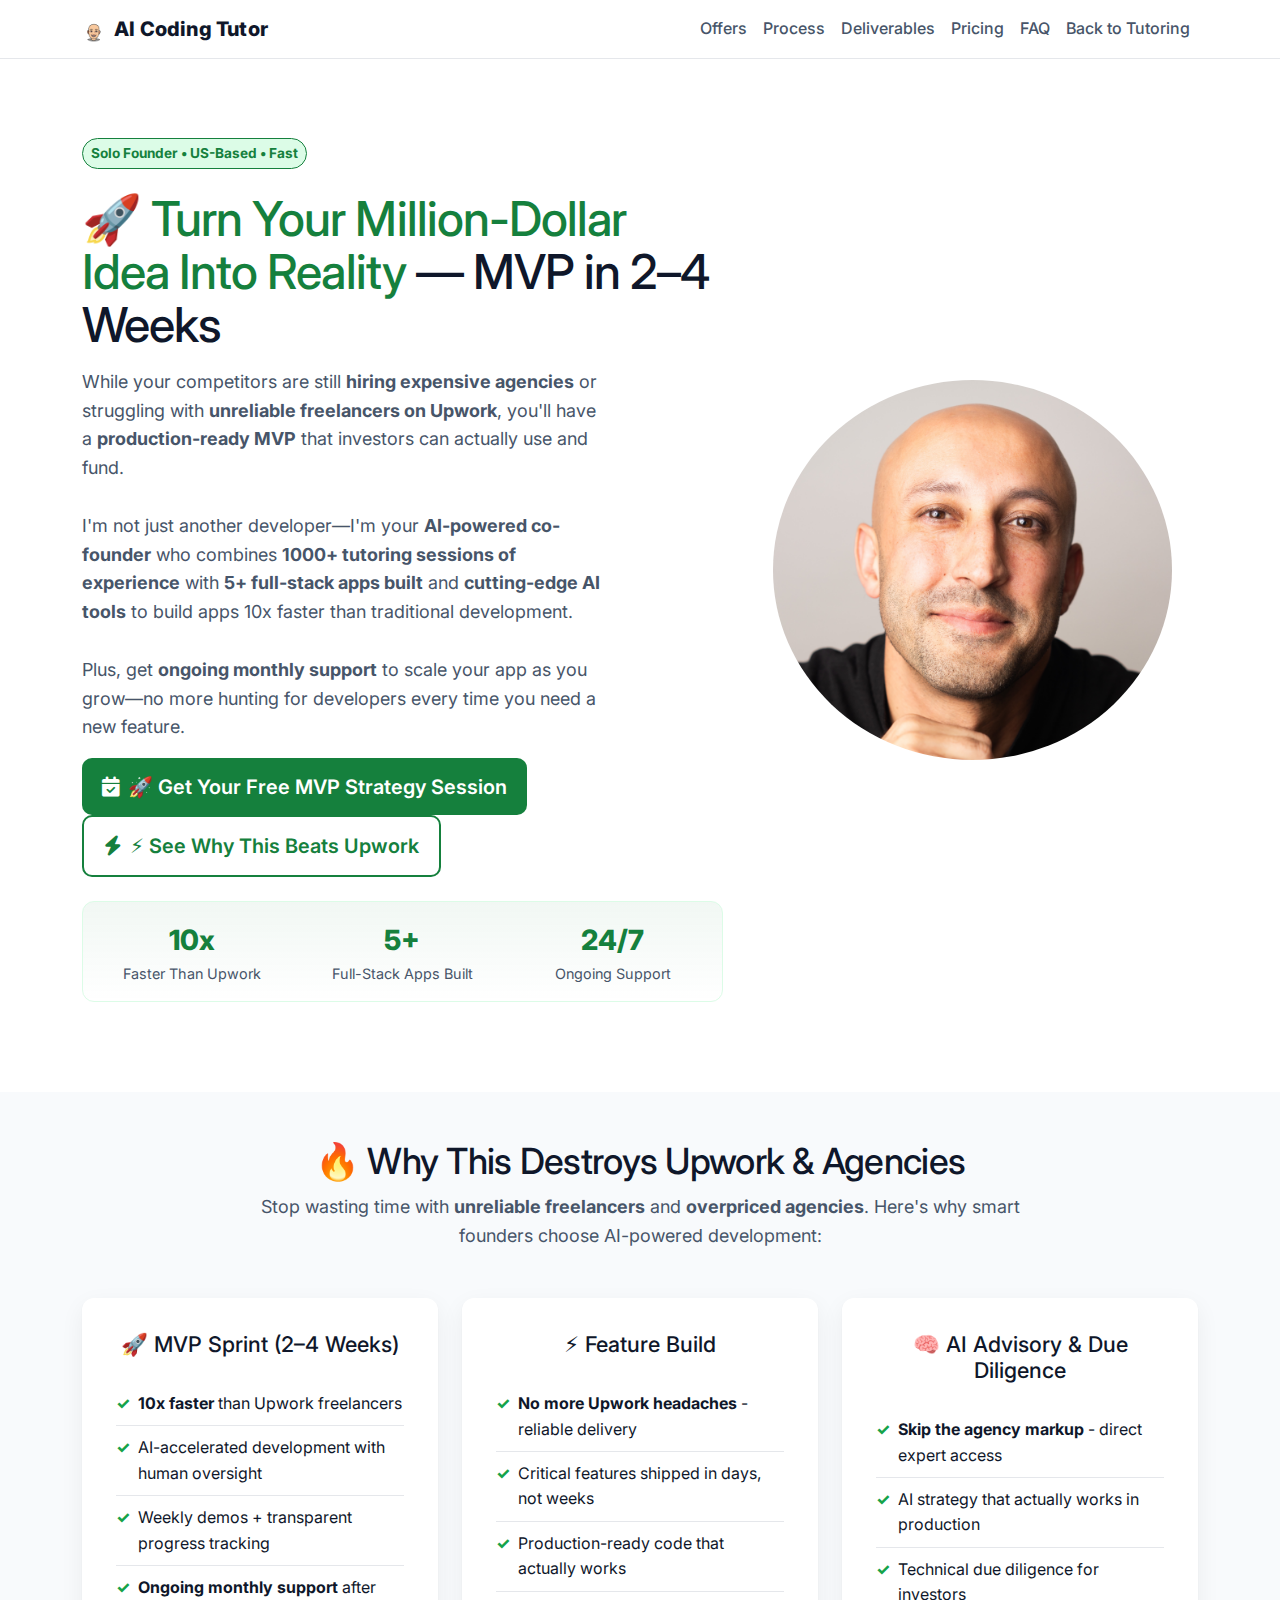
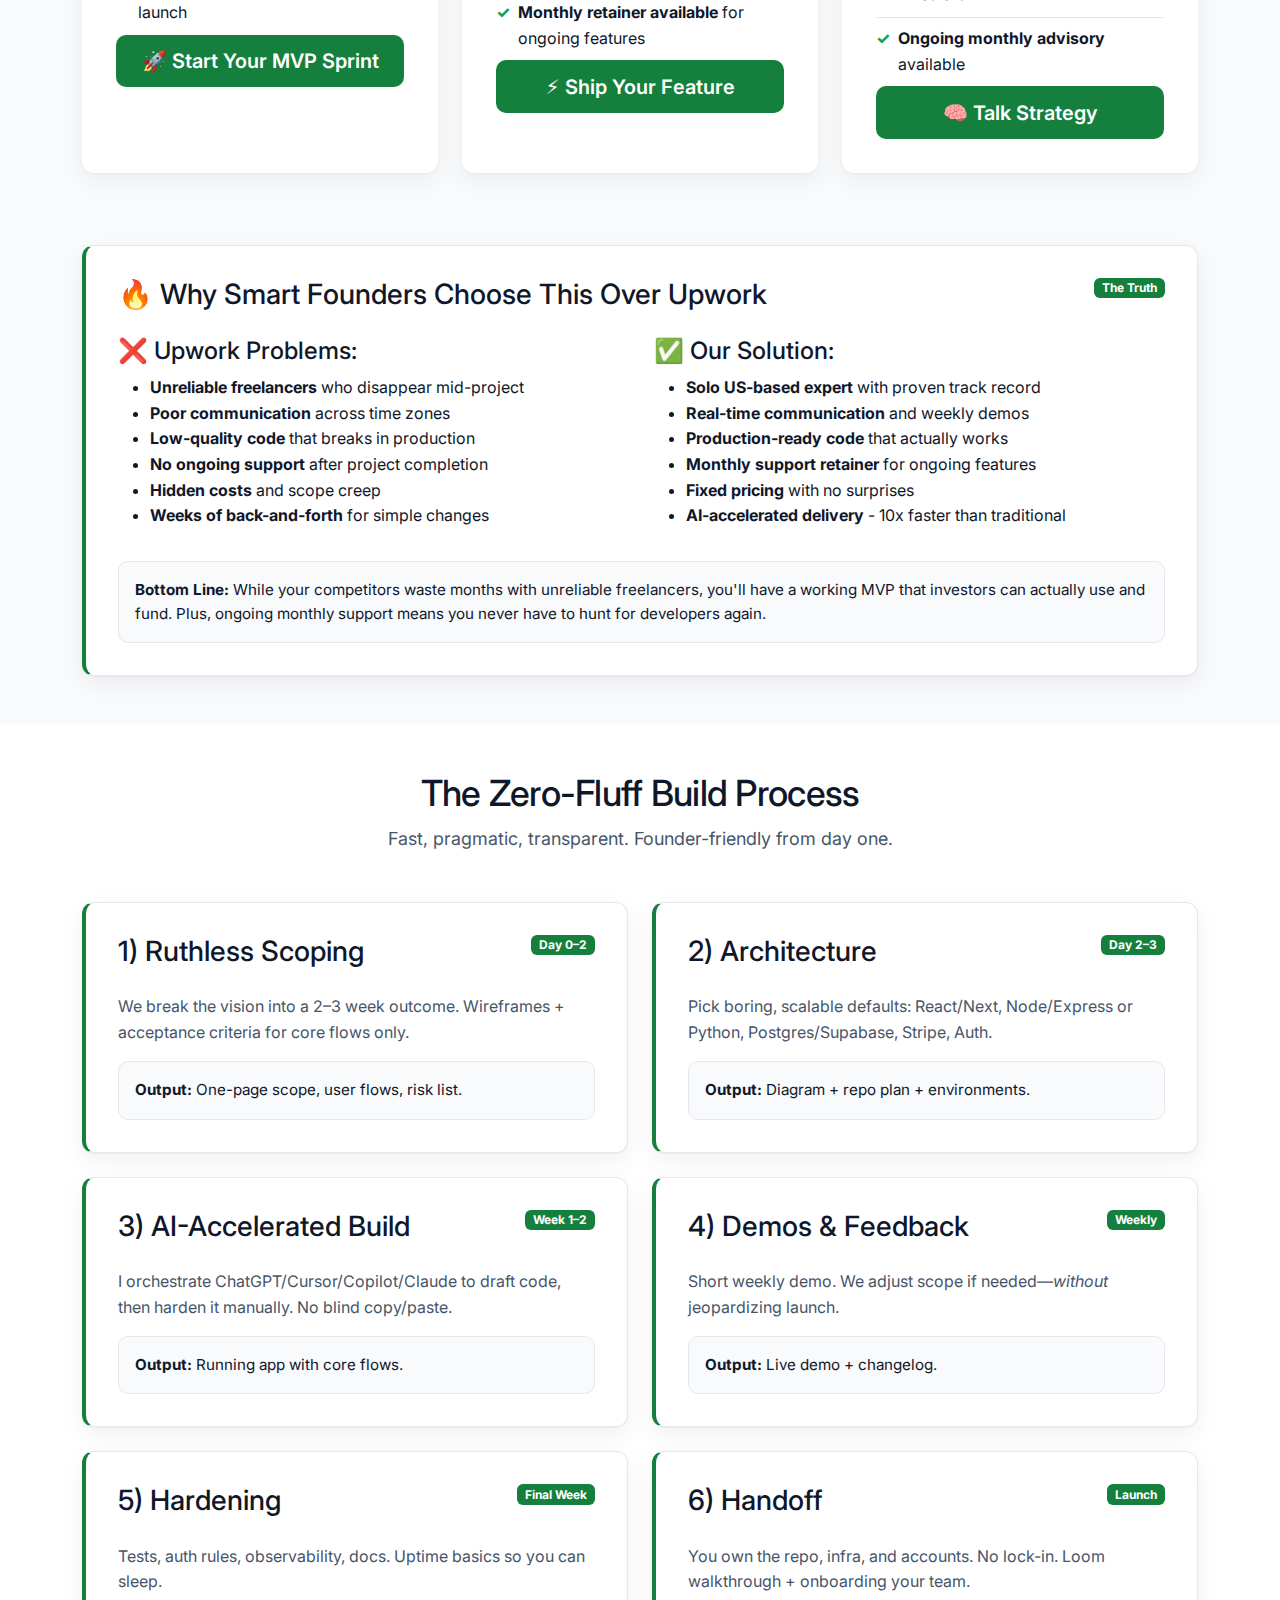
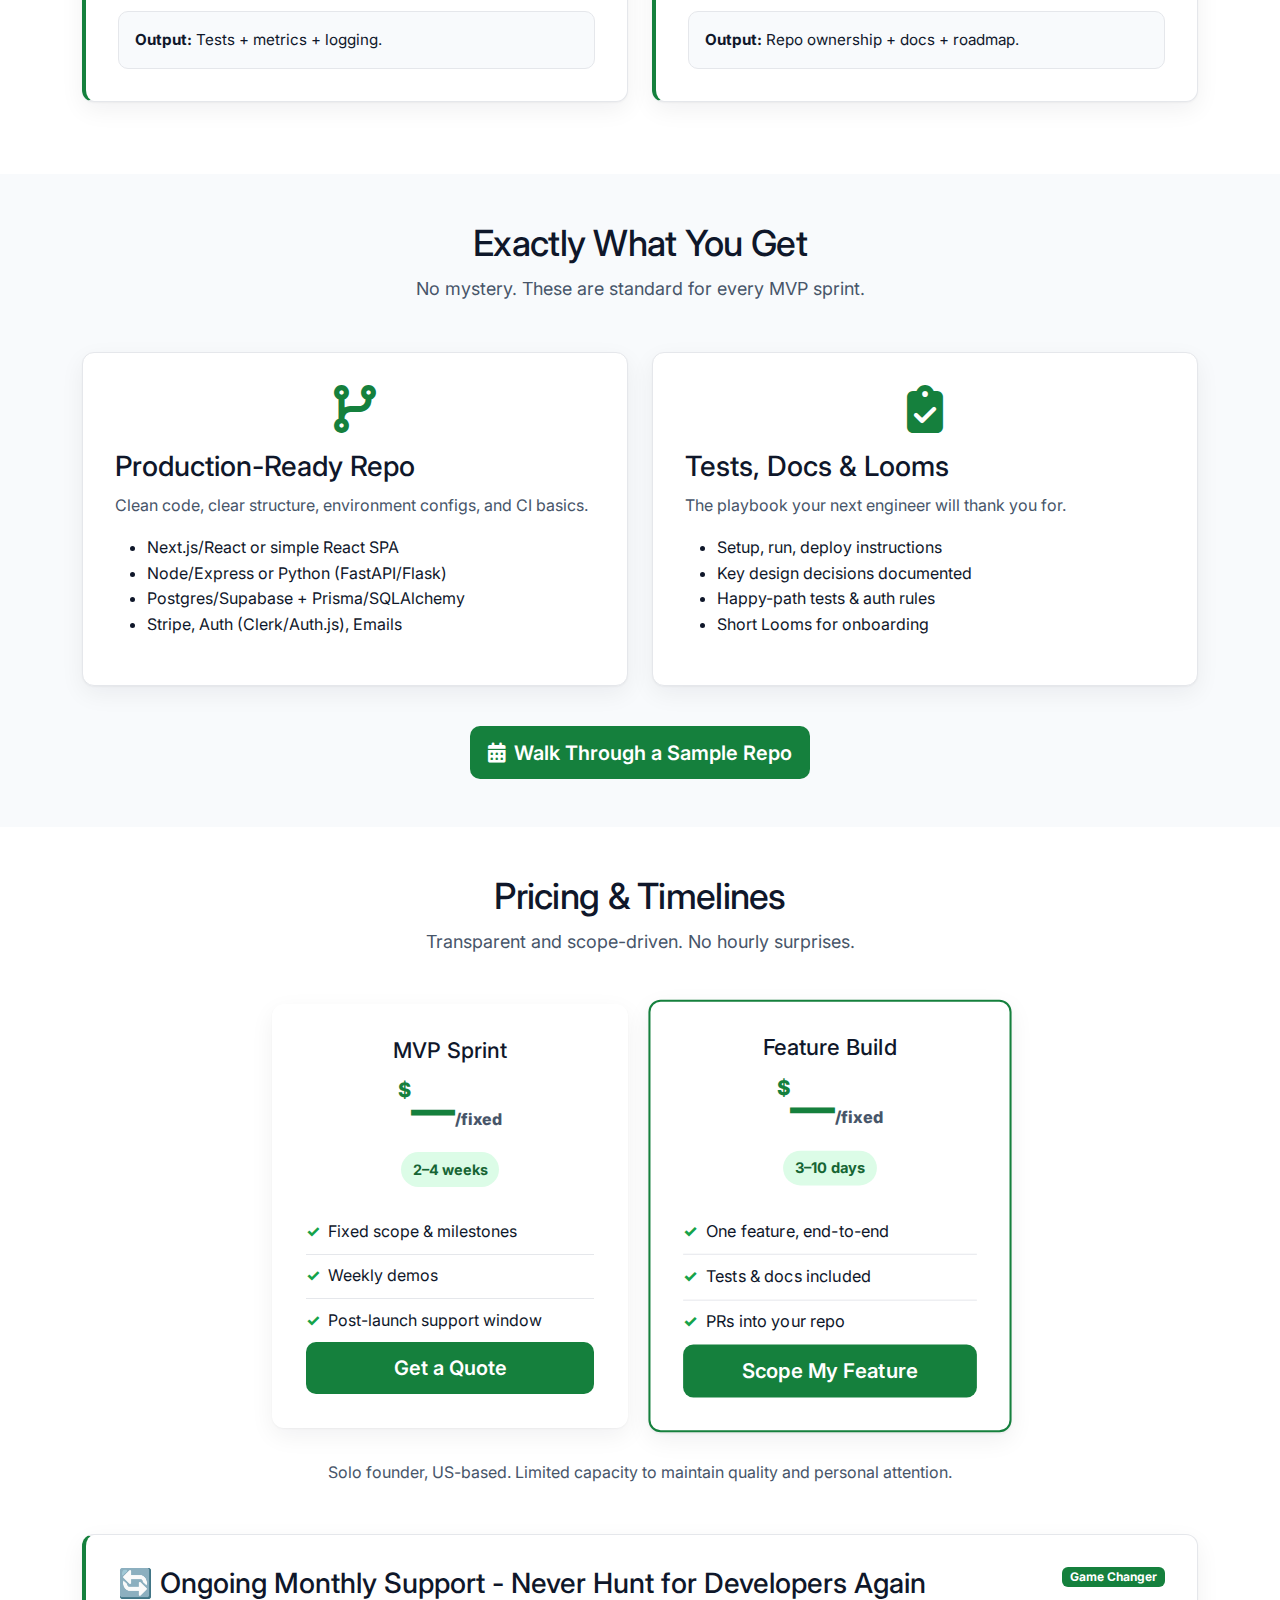
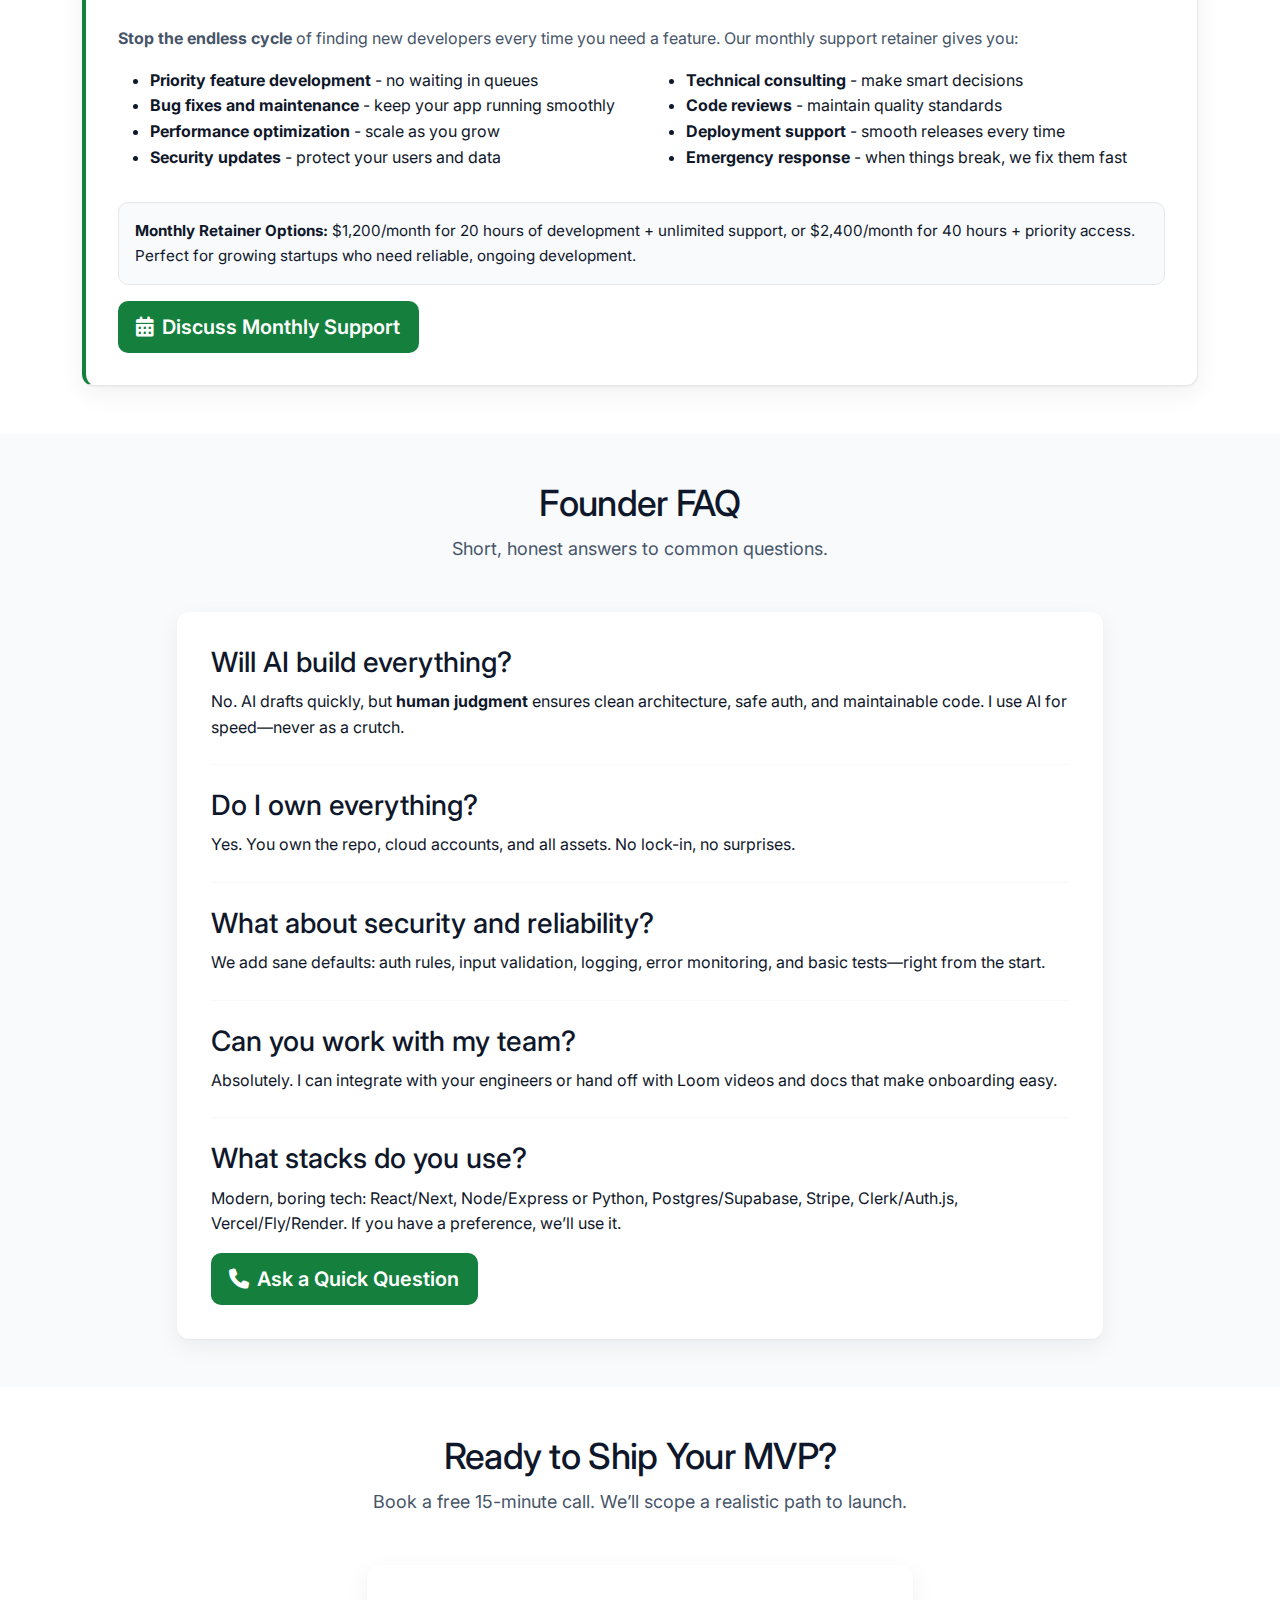
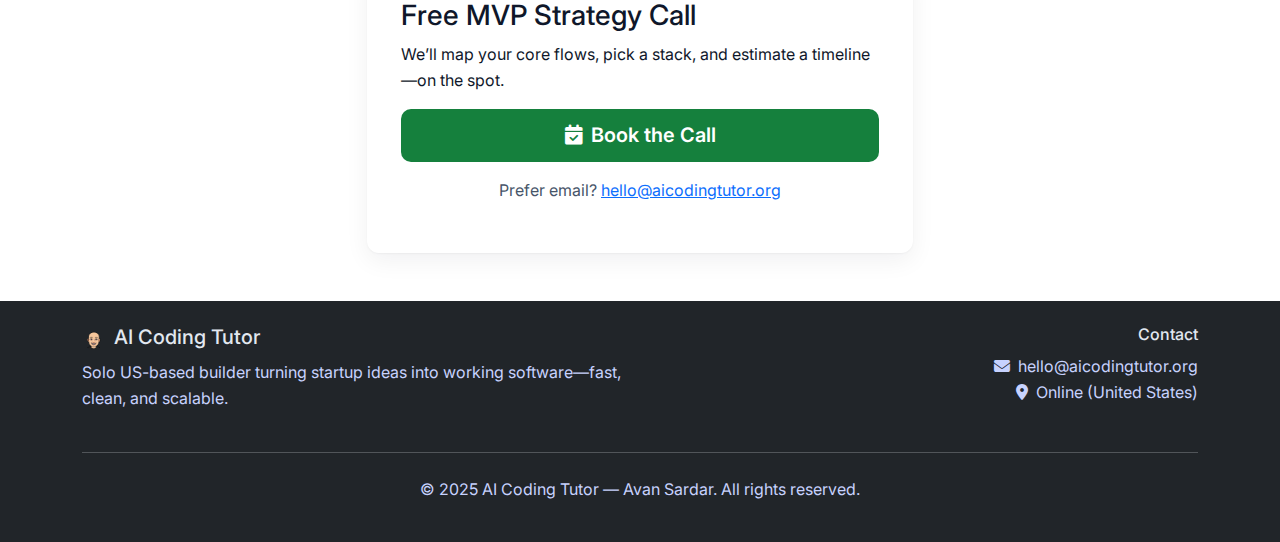
<file: build-my-startup-app.html>
<!DOCTYPE html>
<html lang="en">
<head>
  <meta charset="UTF-8" />
  <meta http-equiv="X-UA-Compatible" content="IE=edge" />
  <meta name="viewport" content="width=device-width, initial-scale=1.0"/>

  <title>Build My Startup App — AI-Accelerated MVP in 2–4 Weeks (USA) | Avan</title>
  <meta name="description" content="Hire a US-based builder to design, build, and launch your startup MVP fast. Fixed-scope sprints, weekly demos, clean code, and AI-accelerated delivery. Book a free MVP strategy call." />
  <link rel="canonical" href="https://aicodingtutor.org/build-my-startup-app.html"/>

  <!-- Open Graph -->
  <meta property="og:title" content="Build My Startup App — AI-Accelerated MVP in 2–4 Weeks (USA)"/>
  <meta property="og:description" content="Founder-friendly, done-with-you or done-for-you MVP builds. Clear scope. Weekly demos. Clean handoff. Book a free strategy call."/>
  <meta property="og:type" content="website"/>
  <meta property="og:url" content="https://aicodingtutor.org/build-my-startup-app.html"/>
  <meta property="og:image" content="https://aicodingtutor.org/og-startup-mvp.jpg"/>

  <!-- Twitter -->
  <meta name="twitter:card" content="summary_large_image"/>
  <meta name="twitter:title" content="Build My Startup App — AI-Accelerated MVP in 2–4 Weeks (USA)"/>
  <meta name="twitter:description" content="Scope → Build → Demo → Launch. US-based engineering + AI superpowers. Book a free MVP strategy call."/>

  <link rel="icon" type="image/x-icon" href="favicon/favicon.ico"/>
  <link href="https://cdn.jsdelivr.net/npm/bootstrap@5.3.0/dist/css/bootstrap.min.css" rel="stylesheet"/>
  <link rel="stylesheet" href="https://cdnjs.cloudflare.com/ajax/libs/font-awesome/6.4.0/css/all.min.css"/>
  <!-- Base site styles (keeps design consistent with main page) -->
  <link rel="stylesheet" href="styles.css"/>

  <!-- Calendly (modal) -->
  <link href="https://assets.calendly.com/assets/external/widget.css" rel="stylesheet"/>
  <script src="https://assets.calendly.com/assets/external/widget.js" async></script>

  <!-- Theme override: switch accent from blue to darker green, keep everything else identical -->
  <style>
    :root{
      --primary: #15803d;      /* green-700 */
      --primary-600:#166534;   /* slightly darker for hover */
      --primary-100:#dcfce7;   /* green-100 */
      --success:#16a34a;       /* green-600 for checkmarks/badges */
    }
    /* Optional: hero accent headline underline */
    .kicker{display:inline-block;padding:.25rem .5rem;border:1px solid var(--primary);border-radius:999px;font-size:.85rem;font-weight:700;color:var(--primary);background:var(--primary-100)}
    .btn-success{background:var(--primary)!important;border:none}
    .btn-success:hover{background:var(--primary-600)!important}
    .badge.bg-success{background:var(--primary)!important}
    .text-success{color:var(--primary)!important}
    /* subtle hero tint */
    .hero-tint{background:linear-gradient(180deg, rgba(21,128,61,.06), rgba(21,128,61,0)) ; border:1px solid var(--primary-100)}
  </style>

  <!-- JSON-LD: Service + Breadcrumb -->
  <script type="application/ld+json">
  {
    "@context":"https://schema.org",
    "@type":"Service",
    "name":"Startup MVP Development",
    "description":"AI-accelerated MVP design and build for US-based startups with clear scope, weekly demos, and production-ready handoff.",
    "provider":{
      "@type":"Person",
      "name":"Avan Sardar",
      "url":"https://aicodingtutor.org",
      "sameAs":["https://linkedin.com/in/avansardar"]
    },
    "areaServed":{"@type":"Country","name":"United States"},
    "serviceType":"Software Development",
    "offers":{
      "@type":"Offer",
      "priceCurrency":"USD",
      "priceSpecification":{"@type":"PriceSpecification","price":"Custom"},
      "availability":"https://schema.org/InStock"
    }
  }
  </script>
  <script type="application/ld+json">
  {
    "@context":"https://schema.org",
    "@type":"BreadcrumbList",
    "itemListElement":[
      {"@type":"ListItem","position":1,"name":"AI Coding Tutor","item":"https://aicodingtutor.org"},
      {"@type":"ListItem","position":2,"name":"Build My Startup App","item":"https://aicodingtutor.org/build-my-startup-app.html"}
    ]
  }
  </script>
</head>
<body>
  <!-- Nav (same layout as main site) -->
  <nav class="navbar navbar-expand-lg navbar-dark bg-dark fixed-top">
    <div class="container">
      <a class="navbar-brand" href="/"><img src="images/self.png" alt="Avan" class="me-2" style="width:24px;height:24px;border-radius:50%;">AI Coding Tutor</a>
      <button class="navbar-toggler" type="button" data-bs-toggle="collapse" data-bs-target="#nav"><span class="navbar-toggler-icon"></span></button>
      <div class="collapse navbar-collapse" id="nav">
        <ul class="navbar-nav ms-auto">
          <li class="nav-item"><a class="nav-link" href="#offers">Offers</a></li>
          <li class="nav-item"><a class="nav-link" href="#process">Process</a></li>
          <li class="nav-item"><a class="nav-link" href="#deliverables">Deliverables</a></li>
          <li class="nav-item"><a class="nav-link" href="#pricing">Pricing</a></li>
          <li class="nav-item"><a class="nav-link" href="#faq">FAQ</a></li>
          <li class="nav-item"><a class="nav-link" href="index.html#startups">Back to Tutoring</a></li>
        </ul>
      </div>
    </div>
  </nav>

  <!-- Hero -->
  <section class="hero-section" id="home">
    <div class="container">
      <div class="row align-items-center min-vh-100">
        <div class="col-lg-7">
          <span class="kicker mb-3">Solo Founder • US-Based • Fast</span>
          <h1 class="hero-title mt-2">🚀 <span class="text-primary">Turn Your Million-Dollar Idea Into Reality</span> — MVP in 2–4 Weeks</h1>
          <p class="hero-subtitle">While your competitors are still <strong>hiring expensive agencies</strong> or struggling with <strong>unreliable freelancers on Upwork</strong>, you'll have a <strong>production-ready MVP</strong> that investors can actually use and fund.<br><br>I'm not just another developer—I'm your <strong>AI-powered co-founder</strong> who combines <strong>1000+ tutoring sessions of experience</strong> with <strong>5+ full-stack apps built</strong> and <strong>cutting-edge AI tools</strong> to build apps 10x faster than traditional development.<br><br>Plus, get <strong>ongoing monthly support</strong> to scale your app as you grow—no more hunting for developers every time you need a new feature.</p>
          <div class="hero-cta">
            <a href="#" id="cal-hero" class="btn btn-success btn-lg me-3"><i class="fa-solid fa-calendar-check me-2"></i>🚀 Get Your Free MVP Strategy Session</a>
            <a href="#offers" class="btn btn-outline-light btn-lg"><i class="fa-solid fa-bolt me-2"></i>⚡ See Why This Beats Upwork</a>
          </div>
          <div class="hero-stats mt-4 hero-tint rounded-lg p-3">
            <div class="row text-center">
              <div class="col-4"><div class="stat-number">10x</div><div class="stat-label">Faster Than Upwork</div></div>
              <div class="col-4"><div class="stat-number">5+</div><div class="stat-label">Full-Stack Apps Built</div></div>
              <div class="col-4"><div class="stat-number">24/7</div><div class="stat-label">Ongoing Support</div></div>
            </div>
          </div>
        </div>
        <div class="col-lg-5 text-center mt-4 mt-lg-0">
          <div class="hero-image"><img src="images/photo-output.JPEG" alt="Avan - AI-Powered Startup Builder" class="img-fluid rounded-circle" style="max-width: 400px; height: auto;"></div>
        </div>
      </div>
    </div>
  </section>

  <!-- Offers -->
  <section id="offers" class="py-5 bg-light">
    <div class="container">
      <div class="row"><div class="col-12 text-center mb-5">
        <h2 class="section-title">🔥 Why This Destroys Upwork & Agencies</h2>
        <p class="section-subtitle">Stop wasting time with <strong>unreliable freelancers</strong> and <strong>overpriced agencies</strong>. Here's why smart founders choose AI-powered development:</p>
      </div></div>

      <div class="row">
        <div class="col-lg-4 mb-4">
          <div class="pricing-card">
            <div class="pricing-header"><h3>🚀 MVP Sprint (2–4 Weeks)</h3></div>
            <div class="pricing-features">
              <ul>
                <li><strong>10x faster</strong> than Upwork freelancers</li>
                <li>AI-accelerated development with human oversight</li>
                <li>Weekly demos + transparent progress tracking</li>
                <li><strong>Ongoing monthly support</strong> after launch</li>
              </ul>
            </div>
            <div class="pricing-cta"><a href="#" id="cal-mvp" class="btn btn-success btn-lg w-100">🚀 Start Your MVP Sprint</a></div>
          </div>
        </div>

        <div class="col-lg-4 mb-4">
          <div class="pricing-card">
            <div class="pricing-header"><h3>⚡ Feature Build</h3></div>
            <div class="pricing-features">
              <ul>
                <li><strong>No more Upwork headaches</strong> - reliable delivery</li>
                <li>Critical features shipped in days, not weeks</li>
                <li>Production-ready code that actually works</li>
                <li><strong>Monthly retainer available</strong> for ongoing features</li>
              </ul>
            </div>
            <div class="pricing-cta"><a href="#" id="cal-feature" class="btn btn-success btn-lg w-100">⚡ Ship Your Feature</a></div>
          </div>
        </div>

        <div class="col-lg-4 mb-4">
          <div class="pricing-card">
            <div class="pricing-header"><h3>🧠 AI Advisory & Due Diligence</h3></div>
            <div class="pricing-features">
              <ul>
                <li><strong>Skip the agency markup</strong> - direct expert access</li>
                <li>AI strategy that actually works in production</li>
                <li>Technical due diligence for investors</li>
                <li><strong>Ongoing monthly advisory</strong> available</li>
              </ul>
            </div>
            <div class="pricing-cta"><a href="#" id="cal-advisory" class="btn btn-success btn-lg w-100">🧠 Talk Strategy</a></div>
          </div>
        </div>
      </div>

      <!-- Why This Beats Upwork -->
      <div class="row mt-5">
        <div class="col-12">
          <div class="success-card">
            <div class="success-header">
              <h3>🔥 Why Smart Founders Choose This Over Upwork</h3>
              <span class="badge bg-success">The Truth</span>
            </div>
            <div class="row">
              <div class="col-lg-6">
                <h4>❌ Upwork Problems:</h4>
                <ul>
                  <li><strong>Unreliable freelancers</strong> who disappear mid-project</li>
                  <li><strong>Poor communication</strong> across time zones</li>
                  <li><strong>Low-quality code</strong> that breaks in production</li>
                  <li><strong>No ongoing support</strong> after project completion</li>
                  <li><strong>Hidden costs</strong> and scope creep</li>
                  <li><strong>Weeks of back-and-forth</strong> for simple changes</li>
                </ul>
              </div>
              <div class="col-lg-6">
                <h4>✅ Our Solution:</h4>
                <ul>
                  <li><strong>Solo US-based expert</strong> with proven track record</li>
                  <li><strong>Real-time communication</strong> and weekly demos</li>
                  <li><strong>Production-ready code</strong> that actually works</li>
                  <li><strong>Monthly support retainer</strong> for ongoing features</li>
                  <li><strong>Fixed pricing</strong> with no surprises</li>
                  <li><strong>AI-accelerated delivery</strong> - 10x faster than traditional</li>
                </ul>
              </div>
            </div>
            <div class="success-results mt-3">
              <strong>Bottom Line:</strong> While your competitors waste months with unreliable freelancers, you'll have a working MVP that investors can actually use and fund. Plus, ongoing monthly support means you never have to hunt for developers again.
            </div>
          </div>
        </div>
      </div>
    </div>
  </section>

  <!-- Process -->
  <section id="process" class="py-5">
    <div class="container">
      <div class="row"><div class="col-12 text-center mb-5">
        <h2 class="section-title">The Zero-Fluff Build Process</h2>
        <p class="section-subtitle">Fast, pragmatic, transparent. Founder-friendly from day one.</p>
      </div></div>

      <div class="row">
        <div class="col-lg-6 mb-4">
          <div class="success-card">
            <div class="success-header"><h3>1) Ruthless Scoping</h3><span class="badge bg-success">Day 0–2</span></div>
            <p class="success-description">We break the vision into a 2–3 week outcome. Wireframes + acceptance criteria for core flows only.</p>
            <div class="success-results"><strong>Output:</strong> One-page scope, user flows, risk list.</div>
          </div>
        </div>
        <div class="col-lg-6 mb-4">
          <div class="success-card">
            <div class="success-header"><h3>2) Architecture</h3><span class="badge bg-success">Day 2–3</span></div>
            <p class="success-description">Pick boring, scalable defaults: React/Next, Node/Express or Python, Postgres/Supabase, Stripe, Auth.</p>
            <div class="success-results"><strong>Output:</strong> Diagram + repo plan + environments.</div>
          </div>
        </div>
        <div class="col-lg-6 mb-4">
          <div class="success-card">
            <div class="success-header"><h3>3) AI-Accelerated Build</h3><span class="badge bg-success">Week 1–2</span></div>
            <p class="success-description">I orchestrate ChatGPT/Cursor/Copilot/Claude to draft code, then harden it manually. No blind copy/paste.</p>
            <div class="success-results"><strong>Output:</strong> Running app with core flows.</div>
          </div>
        </div>
        <div class="col-lg-6 mb-4">
          <div class="success-card">
            <div class="success-header"><h3>4) Demos & Feedback</h3><span class="badge bg-success">Weekly</span></div>
            <p class="success-description">Short weekly demo. We adjust scope if needed—<em>without</em> jeopardizing launch.</p>
            <div class="success-results"><strong>Output:</strong> Live demo + changelog.</div>
          </div>
        </div>
        <div class="col-lg-6 mb-4">
          <div class="success-card">
            <div class="success-header"><h3>5) Hardening</h3><span class="badge bg-success">Final Week</span></div>
            <p class="success-description">Tests, auth rules, observability, docs. Uptime basics so you can sleep.</p>
            <div class="success-results"><strong>Output:</strong> Tests + metrics + logging.</div>
          </div>
        </div>
        <div class="col-lg-6 mb-4">
          <div class="success-card">
            <div class="success-header"><h3>6) Handoff</h3><span class="badge bg-success">Launch</span></div>
            <p class="success-description">You own the repo, infra, and accounts. No lock-in. Loom walkthrough + onboarding your team.</p>
            <div class="success-results"><strong>Output:</strong> Repo ownership + docs + roadmap.</div>
          </div>
        </div>
      </div>
    </div>
  </section>

  <!-- Deliverables -->
  <section id="deliverables" class="py-5 bg-light">
    <div class="container">
      <div class="row"><div class="col-12 text-center mb-5">
        <h2 class="section-title">Exactly What You Get</h2>
        <p class="section-subtitle">No mystery. These are standard for every MVP sprint.</p>
      </div></div>

      <div class="row">
        <div class="col-lg-6 mb-4">
          <div class="service-card">
            <div class="service-icon"><i class="fa-solid fa-code-branch fa-3x text-success"></i></div>
            <h3>Production-Ready Repo</h3>
            <p class="success-description">Clean code, clear structure, environment configs, and CI basics.</p>
            <ul class="service-features">
              <li>Next.js/React or simple React SPA</li>
              <li>Node/Express or Python (FastAPI/Flask)</li>
              <li>Postgres/Supabase + Prisma/SQLAlchemy</li>
              <li>Stripe, Auth (Clerk/Auth.js), Emails</li>
            </ul>
          </div>
        </div>

        <div class="col-lg-6 mb-4">
          <div class="service-card">
            <div class="service-icon"><i class="fa-solid fa-clipboard-check fa-3x text-success"></i></div>
            <h3>Tests, Docs & Looms</h3>
            <p class="success-description">The playbook your next engineer will thank you for.</p>
            <ul class="service-features">
              <li>Setup, run, deploy instructions</li>
              <li>Key design decisions documented</li>
              <li>Happy-path tests & auth rules</li>
              <li>Short Looms for onboarding</li>
            </ul>
          </div>
        </div>
      </div>

      <div class="pricing-cta text-center mt-3">
        <a href="#" id="cal-deliver" class="btn btn-success btn-lg"><i class="fa-solid fa-calendar-days me-2"></i>Walk Through a Sample Repo</a>
      </div>
    </div>
  </section>

  <!-- Pricing -->
  <section id="pricing" class="py-5">
    <div class="container">
      <div class="row"><div class="col-12 text-center mb-5">
        <h2 class="section-title">Pricing & Timelines</h2>
        <p class="section-subtitle">Transparent and scope-driven. No hourly surprises.</p>
      </div></div>

      <div class="row justify-content-center">
        <div class="col-lg-4 mb-4">
          <div class="pricing-card">
            <div class="pricing-header">
              <h3>MVP Sprint</h3>
              <div class="price"><span class="currency">$</span><span class="amount">—</span><span class="period">/fixed</span></div>
              <div class="discount">2–4 weeks</div>
            </div>
            <div class="pricing-features">
              <ul>
                <li>Fixed scope & milestones</li>
                <li>Weekly demos</li>
                <li>Post-launch support window</li>
              </ul>
            </div>
            <div class="pricing-cta"><a href="#" id="cal-pricing-mvp" class="btn btn-success btn-lg w-100">Get a Quote</a></div>
          </div>
        </div>

        <div class="col-lg-4 mb-4">
          <div class="pricing-card featured">
            <div class="pricing-header">
              <h3>Feature Build</h3>
              <div class="price"><span class="currency">$</span><span class="amount">—</span><span class="period">/fixed</span></div>
              <div class="discount">3–10 days</div>
            </div>
            <div class="pricing-features">
              <ul>
                <li>One feature, end-to-end</li>
                <li>Tests & docs included</li>
                <li>PRs into your repo</li>
              </ul>
            </div>
            <div class="pricing-cta"><a href="#" id="cal-pricing-feature" class="btn btn-success btn-lg w-100">Scope My Feature</a></div>
          </div>
        </div>
      </div>

      <p class="text-center text-muted mt-2">Solo founder, US-based. Limited capacity to maintain quality and personal attention.</p>

      <!-- Ongoing Support -->
      <div class="row mt-5">
        <div class="col-12">
          <div class="success-card">
            <div class="success-header">
              <h3>🔄 Ongoing Monthly Support - Never Hunt for Developers Again</h3>
              <span class="badge bg-success">Game Changer</span>
            </div>
            <p class="success-description">
              <strong>Stop the endless cycle</strong> of finding new developers every time you need a feature. Our monthly support retainer gives you:
            </p>
            <div class="row">
              <div class="col-lg-6">
                <ul>
                  <li><strong>Priority feature development</strong> - no waiting in queues</li>
                  <li><strong>Bug fixes and maintenance</strong> - keep your app running smoothly</li>
                  <li><strong>Performance optimization</strong> - scale as you grow</li>
                  <li><strong>Security updates</strong> - protect your users and data</li>
                </ul>
              </div>
              <div class="col-lg-6">
                <ul>
                  <li><strong>Technical consulting</strong> - make smart decisions</li>
                  <li><strong>Code reviews</strong> - maintain quality standards</li>
                  <li><strong>Deployment support</strong> - smooth releases every time</li>
                  <li><strong>Emergency response</strong> - when things break, we fix them fast</li>
                </ul>
              </div>
            </div>
            <div class="success-results mt-3">
              <strong>Monthly Retainer Options:</strong> $1,200/month for 20 hours of development + unlimited support, or $2,400/month for 40 hours + priority access. Perfect for growing startups who need reliable, ongoing development.
            </div>
            <div class="pricing-cta mt-3">
              <a href="#" id="cal-support" class="btn btn-success btn-lg"><i class="fa-solid fa-calendar-days me-2"></i>Discuss Monthly Support</a>
            </div>
          </div>
        </div>
      </div>
    </div>
  </section>

  <!-- FAQ -->
  <section id="faq" class="py-5 bg-light">
    <div class="container">
      <div class="row"><div class="col-12 text-center mb-5">
        <h2 class="section-title">Founder FAQ</h2>
        <p class="section-subtitle">Short, honest answers to common questions.</p>
      </div></div>

      <div class="row justify-content-center">
        <div class="col-lg-10">
          <div class="pricing-card">
            <h3>Will AI build everything?</h3>
            <p>No. AI drafts quickly, but <strong>human judgment</strong> ensures clean architecture, safe auth, and maintainable code. I use AI for speed—never as a crutch.</p>
            <hr/>
            <h3>Do I own everything?</h3>
            <p>Yes. You own the repo, cloud accounts, and all assets. No lock-in, no surprises.</p>
            <hr/>
            <h3>What about security and reliability?</h3>
            <p>We add sane defaults: auth rules, input validation, logging, error monitoring, and basic tests—right from the start.</p>
            <hr/>
            <h3>Can you work with my team?</h3>
            <p>Absolutely. I can integrate with your engineers or hand off with Loom videos and docs that make onboarding easy.</p>
            <hr/>
            <h3>What stacks do you use?</h3>
            <p>Modern, boring tech: React/Next, Node/Express or Python, Postgres/Supabase, Stripe, Clerk/Auth.js, Vercel/Fly/Render. If you have a preference, we’ll use it.</p>
            <div class="pricing-cta mt-3"><a href="#" id="cal-faq" class="btn btn-success btn-lg"><i class="fa-solid fa-phone me-2"></i>Ask a Quick Question</a></div>
          </div>
        </div>
      </div>
    </div>
  </section>

  <!-- CTA -->
  <section id="contact" class="py-5">
    <div class="container">
      <div class="row"><div class="col-12 text-center mb-5">
        <h2 class="section-title">Ready to Ship Your MVP?</h2>
        <p class="section-subtitle">Book a free 15-minute call. We’ll scope a realistic path to launch.</p>
      </div></div>
      <div class="row justify-content-center">
        <div class="col-lg-6">
          <div class="pricing-card">
            <h3>Free MVP Strategy Call</h3>
            <p>We’ll map your core flows, pick a stack, and estimate a timeline—on the spot.</p>
            <div class="pricing-cta">
              <a href="#" id="cal-final" class="btn btn-success btn-lg w-100"><i class="fa-solid fa-calendar-check me-2"></i>Book the Call</a>
            </div>
            <p class="text-center text-muted mt-3">Prefer email? <a href="mailto:hello@aicodingtutor.org">hello@aicodingtutor.org</a></p>
          </div>
        </div>
      </div>
    </div>
  </section>

  <!-- Footer (same style as main) -->
  <footer class="bg-dark text-light py-4">
    <div class="container">
      <div class="row">
        <div class="col-md-6"><h5><img src="images/self.png" alt="Avan" class="me-2" style="width:24px;height:24px;border-radius:50%;">AI Coding Tutor</h5>
          <p>Solo US-based builder turning startup ideas into working software—fast, clean, and scalable.</p></div>
        <div class="col-md-6 text-md-end">
          <h6>Contact</h6>
          <p><i class="fa-solid fa-envelope me-2"></i>hello@aicodingtutor.org<br><i class="fa-solid fa-location-dot me-2"></i>Online (United States)</p>
        </div>
      </div>
      <hr/>
      <div class="row"><div class="col-12 text-center"><p>&copy; 2025 AI Coding Tutor — Avan Sardar. All rights reserved.</p></div></div>
    </div>
  </footer>

  <!-- Scripts -->
  <script src="https://cdn.jsdelivr.net/npm/bootstrap@5.3.0/dist/js/bootstrap.bundle.min.js"></script>
  <script>
    document.addEventListener('DOMContentLoaded', function(){
      // Smooth scroll + active link
      document.querySelectorAll('a[href^="#"]').forEach(link=>{
        link.addEventListener('click', function(e){
          const id=this.getAttribute('href');
          if(id.length>1){ e.preventDefault(); const el=document.querySelector(id); if(el) window.scrollTo({top:el.offsetTop-80, behavior:'smooth'})}
        });
      });
      const sections=document.querySelectorAll('section[id]'); const navItems=document.querySelectorAll('.nav-link');
      window.addEventListener('scroll', function(){
        let current=''; sections.forEach(s=>{const t=s.offsetTop-100, h=s.clientHeight; if(pageYOffset>=t && pageYOffset<t+h) current=s.id;});
        navItems.forEach(i=>{i.classList.remove('active'); if(i.getAttribute('href')==='#'+current) i.classList.add('active');});
      });

      // Calendly modal on all CTAs
      const ids = ['cal-hero','cal-mvp','cal-feature','cal-advisory','cal-deliver','cal-pricing-mvp','cal-pricing-feature','cal-faq','cal-final','cal-support'];
      ids.forEach(id=>{
        const el=document.getElementById(id);
        if(el){ el.addEventListener('click', function(e){
          e.preventDefault();
          Calendly.initPopupWidget({
            url: 'https://calendly.com/avantutor?hide_gdpr_banner=1&primary_color=15803d'
          });
          return false;
        }) }
      });
    });
  </script>
</body>
</html>
</file>
<file: styles.css>
/* ====== Base Theme ====== */
@import url("https://fonts.googleapis.com/css2?family=Inter:wght@300;400;600;800&display=swap");

:root {
    --bg: #ffffff;
    --surface: #f8fafc;
    /* alt section bg */
    --text: #0f172a;
    /* slate-900 */
    --muted: #475569;
    /* slate-600 */
    --line: #e5e7eb;
    /* divider */
    --primary: #2563eb;
    /* blue-600 */
    --primary-600: #1d4ed8;
    --primary-100: #dbeafe;
    --success: #16a34a;
    --warning: #f59e0b;
    --danger: #dc2626;
    --radius: 12px;
    --shadow: 0 1px 2px rgba(0, 0, 0, .04), 0 8px 24px rgba(15, 23, 42, .06);
}

* {
    box-sizing: border-box
}

html,
body {
    height: 100%
}

html {
    scroll-behavior: smooth
}

body {
    margin: 0;
    color: var(--text);
    background: var(--bg);
    font-family: "Inter", system-ui, -apple-system, Segoe UI, Roboto, "Helvetica Neue", Arial, sans-serif;
    line-height: 1.6;
}

/* ====== Typography ====== */
h1,
h2,
h3,
h4 {
    margin: 0 0 .6rem
}

.section-title {
    font-size: 2.25rem;
    line-height: 1.2;
    letter-spacing: -.02em;
    color: var(--text)
}

.section-subtitle {
    font-size: 1.125rem;
    color: var(--muted);
    max-width: 70ch;
    margin: 0 auto
}

.lead {
    font-size: 1.125rem;
    color: var(--muted)
}

p {
    margin: 0 0 1rem
}

/* ====== Layout ====== */
section {
    padding: 72px 0;
    scroll-margin-top: 90px
}

.bg-light {
    background: var(--surface) !important
}

/* ====== Navbar (light, minimal) ====== */
.navbar {
    background: #fff !important;
    border-bottom: 1px solid var(--line);
    box-shadow: none;
    transition: background .2s ease;
}

.navbar-brand {
    color: var(--text) !important;
    font-weight: 800;
    letter-spacing: .2px
}

.navbar .nav-link {
    color: var(--muted) !important;
    font-weight: 500
}

.navbar .nav-link:hover,
.navbar .nav-link.active {
    color: var(--primary) !important
}

/* sticky blur after scroll (optional JS already present) */
.navbar.scrolled {
    backdrop-filter: saturate(180%) blur(10px);
    background: rgba(255, 255, 255, .9) !important
}

/* ====== Hero ====== */
.hero-section {
    background: #fff;
    color: var(--text);
    padding: 120px 0 72px;
}

.hero-title {
    font-size: 3rem;
    line-height: 1.1;
    letter-spacing: -.02em;
    margin-bottom: 1rem
}

.hero-title .text-primary {
    color: var(--primary) !important
}

.hero-subtitle {
    color: var(--muted);
    font-size: 1.125rem;
    max-width: 48ch
}

.hero-cta .btn {
    border-radius: 10px;
    padding: .85rem 1.25rem;
    font-weight: 600;
    margin-right: .6rem
}

.hero-stats {
    background: var(--surface);
    border: 1px solid var(--line);
    border-radius: var(--radius);
    padding: 1.25rem;
    box-shadow: none;
}

.stat-number {
    font-size: 1.75rem;
    font-weight: 800;
    color: var(--primary)
}

.stat-label {
    font-size: .9rem;
    color: var(--muted)
}

/* ====== Cards (Services / Success / Pricing) ====== */
.service-card,
.success-card,
.pricing-card {
    background: #fff;
    border: 1px solid var(--line);
    border-radius: var(--radius);
    box-shadow: var(--shadow);
    padding: 2rem;
    height: 100%;
    transition: transform .2s ease;
}

.service-card:hover,
.success-card:hover,
.pricing-card:hover {
    transform: translateY(-4px)
}

.service-icon {
    color: var(--primary);
    text-align: center;
    margin-bottom: 1rem
}

.success-card {
    border-left: 4px solid var(--primary)
}

.success-header {
    display: flex;
    justify-content: space-between;
    align-items: flex-start;
    margin-bottom: 1rem
}

.success-description {
    color: var(--muted)
}

.success-results {
    background: var(--surface);
    border: 1px solid var(--line);
    border-radius: 10px;
    padding: 1rem;
    font-size: .95rem
}

/* ====== Pricing ====== */
.pricing-card {
    border: 2px solid transparent;
    position: relative
}

.pricing-card.featured {
    border-color: var(--primary);
    transform: scale(1.02)
}

.pricing-header {
    text-align: center;
    margin-bottom: 1.5rem
}

.pricing-header h3 {
    font-size: 1.35rem
}

.price {
    font-size: 2.75rem;
    font-weight: 800;
    color: var(--primary)
}

.currency {
    font-size: 1.25rem;
    vertical-align: top
}

.period {
    font-size: 1rem;
    color: var(--muted)
}

.discount {
    display: inline-block;
    margin-top: .5rem;
    background: var(--primary-100);
    color: var(--primary-600);
    padding: .35rem .7rem;
    border-radius: 999px;
    font-weight: 700;
    font-size: .9rem;
}

.pricing-features ul {
    list-style: none;
    margin: 0;
    padding: 0
}

.pricing-features li {
    padding: .55rem 0 .55rem 1.4rem;
    border-bottom: 1px solid var(--line);
    position: relative
}

.pricing-features li:last-child {
    border-bottom: none
}

.pricing-features li:before {
    content: "✓";
    position: absolute;
    left: 0;
    top: .55rem;
    color: var(--success);
    font-weight: 800
}

/* ====== About ====== */
.about-features {
    margin-top: 1.25rem
}

.feature-item {
    display: flex;
    align-items: center;
    gap: .75rem;
    margin-bottom: .8rem;
    padding: 1rem;
    background: #fff;
    border: 1px solid var(--line);
    border-radius: 10px;
    transition: background .2s ease;
}

.feature-item i {
    color: var(--primary)
}

.feature-item:hover {
    background: #fff
}

/* ====== Forms ====== */
.contact-form {
    background: #fff;
    border: 1px solid var(--line);
    border-radius: var(--radius);
    box-shadow: var(--shadow);
    padding: 2rem;
}

.form-label {
    font-weight: 600;
    color: var(--text)
}

.form-control,
.form-select {
    border: 1px solid var(--line);
    border-radius: 10px;
    padding: .75rem;
    transition: border-color .2s ease, box-shadow .2s ease;
}

.form-control:focus,
.form-select:focus {
    border-color: var(--primary);
    box-shadow: 0 0 0 .2rem rgba(37, 99, 235, .15);
    outline: 0;
}

/* ====== Buttons ====== */
.btn {
    border-radius: 10px;
    font-weight: 600;
    padding: .7rem 1.15rem;
    border: none
}

.btn-primary {
    background: var(--primary) !important;
    color: #fff !important
}

.btn-primary:hover {
    background: var(--primary-600) !important
}

.btn-outline-light {
    border: 2px solid var(--primary) !important;
    color: var(--primary) !important;
    background: transparent !important
}

.btn-outline-light:hover {
    background: var(--primary-100) !important;
    color: var(--primary-600) !important
}

/* ====== Footer ====== */
footer {
    background: #0b1220;
    color: #c7d2fe
}

footer h5,
footer h6 {
    color: #e2e8f0;
    margin-bottom: .6rem
}

footer p {
    color: #c7d2fe
}

/* ====== Utilities ====== */
.border {
    border: 1px solid var(--line) !important
}

.shadow-soft {
    box-shadow: var(--shadow)
}

.rounded-lg {
    border-radius: var(--radius)
}

.text-muted {
    color: var(--muted) !important
}

hr {
    border: none;
    border-top: 1px solid var(--line);
    margin: 1.5rem 0
}

/* ====== Scrollbar (webkit) ====== */
::-webkit-scrollbar {
    width: 8px
}

::-webkit-scrollbar-track {
    background: #f1f1f1
}

::-webkit-scrollbar-thumb {
    background: var(--primary);
    border-radius: 4px
}

::-webkit-scrollbar-thumb:hover {
    background: var(--primary-600)
}

/* ====== Transitions / Reveals ====== */
.loading {
    opacity: 0;
    transform: translateY(20px);
    transition: opacity .6s ease, transform .6s ease
}

.loading.loaded {
    opacity: 1;
    transform: translateY(0)
}

/* ====== Container Fix ====== */
/* Ensure Bootstrap container max-width works properly across all breakpoints */
@media (min-width: 576px) {
    .container-sm {
        max-width: 540px !important;
    }
}

@media (min-width: 768px) {
    .container-md {
        max-width: 720px !important;
    }
}

@media (min-width: 992px) {
    .container-lg {
        max-width: 960px !important;
    }
}

@media (min-width: 1200px) {

    .container,
    .container-xl {
        max-width: 1140px !important;
    }
}

@media (min-width: 1400px) {
    .container-xxl {
        max-width: 1320px !important;
    }
}

/* ====== Responsive ====== */
@media (max-width: 992px) {
    .hero-title {
        font-size: 2.5rem
    }
}

@media (max-width: 768px) {
    .section-title {
        font-size: 1.9rem
    }

    .hero-title {
        font-size: 2.15rem
    }

    .hero-cta .btn {
        display: block;
        width: 100%;
        margin: 0 0 .75rem
    }

    .hero-stats {
        padding: 1rem
    }
}

@media (max-width: 576px) {
    .section-title {
        font-size: 1.7rem
    }

    .section-subtitle {
        font-size: 1.05rem
    }
}
</file>
